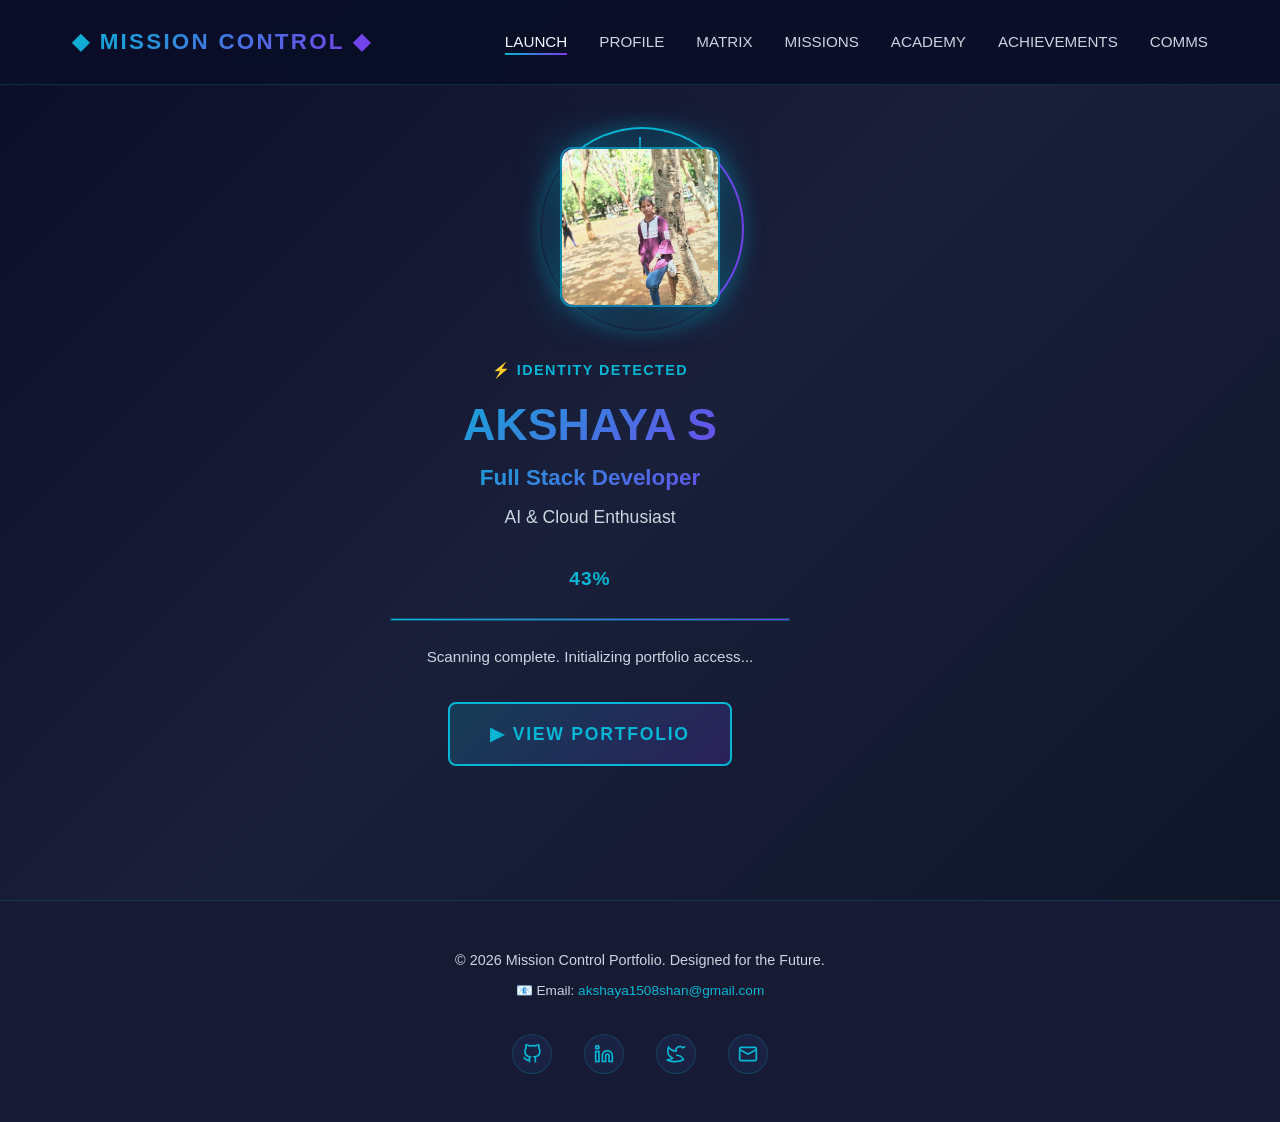
<file: index.html>
<!DOCTYPE html>
<html lang="en">
<head>
    <meta charset="UTF-8">
    <meta name="viewport" content="width=device-width, initial-scale=1.0">
    <title>AI Profile Scanner - AKSHAYA S</title>
    <link rel="stylesheet" href="styles.css">
    <style>
        /* AI Scanner Specific Styles */
        .ai-scanner-container {
            min-height: 100vh;
            display: flex;
            align-items: center;
            justify-content: center;
            background: linear-gradient(135deg, #0a0e27 0%, #1a1f3a 50%, #0f1629 100%);
            overflow: hidden;
            position: relative;
        }

        .scanner-content {
            position: relative;
            z-index: 2;
            text-align: center;
            max-width: 500px;
            width: 90%;
        }

        /* Animated Scanning Ring */
        .scanner-ring {
            position: relative;
            width: 220px;
            height: 220px;
            margin: 0 auto 2rem;
            display: flex;
            align-items: center;
            justify-content: center;
        }

        .scanner-ring::before {
            content: '';
            position: absolute;
            top: 0;
            left: 0;
            width: 100%;
            height: 100%;
            border: 2px solid transparent;
            border-top: 2px solid var(--accent-cyan);
            border-right: 2px solid var(--accent-purple);
            border-radius: 50%;
            animation: scannerSpin 2s linear infinite;
            box-shadow: inset 0 0 20px rgba(6, 182, 212, 0.2), 0 0 20px rgba(6, 182, 212, 0.3);
        }

        .scanner-ring::after {
            content: '';
            position: absolute;
            top: 10px;
            left: 50%;
            width: 2px;
            height: 30px;
            background: linear-gradient(to bottom, var(--accent-cyan), transparent);
            transform: translateX(-50%);
            animation: scannerBeam 2s linear infinite;
        }

        @keyframes scannerSpin {
            from { transform: rotate(0deg); }
            to { transform: rotate(360deg); }
        }

        @keyframes scannerBeam {
            from {
                top: 10px;
                opacity: 1;
            }
            to {
                top: 90%;
                opacity: 0;
            }
        }

        .profile-image-container {
            position: absolute;
            top: 50%;
            left: 50%;
            transform: translate(-50%, -50%);
            width: 180px;
            height: 180px;
            border-radius: 12px;
            background: linear-gradient(135deg, rgba(124, 58, 237, 0.3), rgba(6, 182, 212, 0.3));
            border: 2px solid rgba(6, 182, 212, 0.6);
            display: flex;
            align-items: center;
            justify-content: center;
            font-size: 5rem;
            color: var(--accent-cyan);
            box-shadow: 0 0 40px rgba(6, 182, 212, 0.4);
            z-index: 3;
            overflow: hidden;
        }

        .profile-image-container::before {
            content: '';
            position: absolute;
            inset: 0;
            background: linear-gradient(135deg, transparent, rgba(6, 182, 212, 0.1));
            animation: shimmer 2s infinite;
        }

        @keyframes shimmer {
            0%, 100% { transform: translateX(-100%); }
            50% { transform: translateX(100%); }
        }

        .scanner-info {
            margin-top: 2rem;
        }

        .status-text {
            font-size: 0.9rem;
            color: var(--accent-cyan);
            font-weight: 600;
            letter-spacing: 0.1em;
            margin-bottom: 1rem;
            animation: fadeInDown 0.6s ease-out;
        }

        .identity-name {
            font-size: 2.5rem;
            font-weight: 700;
            color: var(--text-light);
            margin-bottom: 0.5rem;
            animation: fadeInDown 0.6s ease-out 0.2s backwards;
        }

        .identity-role {
            font-size: 1.3rem;
            background: linear-gradient(135deg, var(--accent-cyan), var(--accent-purple));
            -webkit-background-clip: text;
            -webkit-text-fill-color: transparent;
            background-clip: text;
            margin-bottom: 0.5rem;
            font-weight: 600;
            animation: fadeInDown 0.6s ease-out 0.3s backwards;
        }

        .identity-tagline {
            font-size: 1.1rem;
            color: var(--text-muted);
            margin-bottom: 2rem;
            animation: fadeInDown 0.6s ease-out 0.4s backwards;
        }

        .loading-percentage {
            font-size: 1.2rem;
            color: var(--accent-cyan);
            font-weight: 700;
            letter-spacing: 0.05em;
            margin-bottom: 1.5rem;
        }

        .progress-bar {
            width: 100%;
            height: 3px;
            background: rgba(6, 182, 212, 0.2);
            border-radius: 2px;
            overflow: hidden;
            margin-bottom: 1.5rem;
        }

        .progress-fill {
            height: 100%;
            background: linear-gradient(90deg, var(--accent-cyan), var(--accent-purple));
            width: 0%;
            animation: progressFill 3s ease-out forwards;
            box-shadow: 0 0 20px rgba(6, 182, 212, 0.6);
        }

        @keyframes progressFill {
            from { width: 0%; }
            to { width: 100%; }
        }

        .scan-complete-message {
            color: var(--text-muted);
            font-size: 0.95rem;
            margin-bottom: 2rem;
            opacity: 0;
            animation: fadeInUp 0.6s ease-out 3s forwards;
        }

        .portfolio-button {
            display: inline-block;
            padding: 1rem 2.5rem;
            background: linear-gradient(135deg, rgba(6, 182, 212, 0.2), rgba(124, 58, 237, 0.2));
            border: 2px solid var(--accent-cyan);
            color: var(--accent-cyan);
            text-decoration: none;
            border-radius: 0.5rem;
            font-weight: 600;
            letter-spacing: 0.1em;
            font-size: 1.1rem;
            cursor: pointer;
            transition: all 0.3s ease;
            opacity: 0;
            animation: fadeInUp 0.6s ease-out 3.2s forwards;
            position: relative;
            overflow: hidden;
        }

        .portfolio-button::before {
            content: '';
            position: absolute;
            top: 0;
            left: -100%;
            width: 100%;
            height: 100%;
            background: linear-gradient(90deg, transparent, rgba(6, 182, 212, 0.2), transparent);
            transition: left 0.5s ease;
        }

        .portfolio-button:hover {
            background: linear-gradient(135deg, rgba(6, 182, 212, 0.3), rgba(124, 58, 237, 0.3));
            box-shadow: 0 0 30px rgba(6, 182, 212, 0.5);
            transform: translateY(-2px);
        }

        .portfolio-button:active {
            transform: translateY(0);
        }

        /* Animation on button hover */
        .portfolio-button:hover::before {
            left: 100%;
        }

        @keyframes fadeInDown {
            from {
                opacity: 0;
                transform: translateY(-20px);
            }
            to {
                opacity: 1;
                transform: translateY(0);
            }
        }

        @keyframes fadeInUp {
            from {
                opacity: 0;
                transform: translateY(20px);
            }
            to {
                opacity: 1;
                transform: translateY(0);
            }
        }

        /* Responsive Design */
        @media (max-width: 1440px) {
            .scanner-ring {
                width: 200px;
                height: 200px;
            }

            .profile-image-container {
                width: 160px;
                height: 160px;
                font-size: 4rem;
            }

            .identity-name {
                font-size: 2.8rem;
            }

            .identity-role {
                font-size: 1.4rem;
            }

            .scanner-info {
                max-width: 400px;
            }
        }

        @media (max-width: 1024px) {
            .scanner-ring {
                width: 180px;
                height: 180px;
            }

            .profile-image-container {
                width: 140px;
                height: 140px;
                font-size: 3.5rem;
            }

            .identity-name {
                font-size: 2.5rem;
            }

            .identity-role {
                font-size: 1.2rem;
            }
        }

        @media (max-width: 768px) {
            .ai-scanner-container {
                min-height: auto;
                padding: 120px 1.5rem 4rem;
            }

            .scanner-content {
                max-width: 100%;
                width: 100%;
            }

            .scanner-ring {
                width: 160px;
                height: 160px;
                margin-bottom: 1.5rem;
            }

            .profile-image-container {
                width: 120px;
                height: 120px;
                font-size: 3rem;
            }

            .identity-name {
                font-size: 1.8rem;
            }

            .identity-role {
                font-size: 1rem;
            }

            .scanner-info {
                max-width: 100%;
            }

            .portfolio-button {
                padding: 0.9rem 2rem;
                font-size: 1rem;
                width: 100%;
                max-width: 300px;
                margin: 0 auto;
                display: block;
            }
        }

        @media (max-width: 425px) {
            .ai-scanner-container {
                min-height: auto;
                padding: 80px 1rem 3rem;
                justify-content: flex-start;
            }

            .scanner-content {
                width: 100%;
                text-align: center;
            }

            .scanner-ring {
                width: 130px;
                height: 130px;
                margin: 0 auto 1.2rem;
            }

            .profile-image-container {
                width: 100px;
                height: 100px;
                font-size: 2.5rem;
            }

            .identity-name {
                font-size: 1.5rem;
                margin-bottom: 0.3rem;
            }

            .identity-role {
                font-size: 0.95rem;
                margin-bottom: 0.3rem;
            }

            .identity-tagline {
                font-size: 0.9rem;
                margin-bottom: 1rem;
            }

            .loading-percentage {
                font-size: 1rem;
                margin-bottom: 1rem;
            }

            .progress-bar {
                margin-bottom: 1rem;
            }

            .scan-complete-message {
                font-size: 0.85rem;
                margin-bottom: 1rem;
            }

            .portfolio-button {
                padding: 0.8rem 1.5rem;
                font-size: 0.9rem;
                width: 100%;
                max-width: none;
            }

            .status-text {
                font-size: 0.8rem;
                margin-bottom: 0.5rem;
            }
        }
    </style>
</head>
<body>
    <!-- Loading Screen -->
    <div class="loading-screen">
        <div class="loading-spinner"></div>
        <p class="loading-text">INITIALIZING AI SCANNER...</p>
    </div>

    <!-- Particles Container -->
    <div class="particles-container"></div>

    <!-- Navigation -->
    <nav>
        <div class="nav-container">
            <div class="logo">◆ MISSION CONTROL ◆</div>
            <div class="hamburger">
                <span></span>
                <span></span>
                <span></span>
            </div>
            <ul class="nav-links">
                <li><a href="index.html" class="active">LAUNCH</a></li>
                <li><a href="about.html">PROFILE</a></li>
                <li><a href="skills.html">MATRIX</a></li>
                <li><a href="projects.html">MISSIONS</a></li>
                <li><a href="education.html">ACADEMY</a></li>
                <li><a href="certifications.html">ACHIEVEMENTS</a></li>
                <li><a href="contact.html">COMMS</a></li>
            </ul>
        </div>
    </nav>

    <!-- AI Profile Scanner Section -->
    <section class="ai-scanner-container">
        <div class="scanner-content">
            <!-- Animated Scanner Ring -->
            <div class="scanner-ring">
                <div class="profile-image-container">
                    <img src="profile.jpg" alt="AKSHAYA S" style="width: 100%; height: 100%; object-fit: cover; border-radius: 12px;">
                </div>
            </div>

            <!-- Scanner Information -->
            <div class="scanner-info">
                <div class="status-text">⚡ IDENTITY DETECTED</div>
                <h1 class="identity-name">AKSHAYA S</h1>
                <p class="identity-role">Full Stack Developer</p>
                <p class="identity-tagline">AI & Cloud Enthusiast</p>

                <!-- Loading Percentage -->
                <div class="loading-percentage" id="percentage">0%</div>

                <!-- Progress Bar -->
                <div class="progress-bar">
                    <div class="progress-fill"></div>
                </div>

                <!-- Completion Message -->
                <p class="scan-complete-message">Scanning complete. Initializing portfolio access...</p>

                <!-- View Portfolio Button -->
                <a href="about.html" class="portfolio-button">
                    ▶ VIEW PORTFOLIO
                </a>
            </div>
        </div>
    </section>

    <!-- Footer -->
    <footer>
        <div class="container">
            <p style="font-size: 0.9rem; color: var(--text-muted); margin-bottom: 0.5rem;">
                © 2026 Mission Control Portfolio. Designed for the Future.
            </p>
            <p style="font-size: 0.85rem; color: var(--text-muted); margin-bottom: 0.8rem;">
                📧 Email: <a href="mailto:akshaya1508shan@gmail.com" style="color: var(--accent-cyan); text-decoration: none;">akshaya1508shan@gmail.com</a>
            </p>
            <div class="social-links">
                <a href="https://github.com/akshaya1290" target="_blank" title="GitHub">
                    <svg width="20" height="20" viewBox="0 0 24 24" fill="none" stroke="currentColor" stroke-width="2">
                        <path d="M9 19c-5 1.5-5-2.5-7-3m14 6v-3.87a3.37 3.37 0 0 0-.94-2.61c3.14-.35 6.44-1.54 6.44-7A5.44 5.44 0 0 0 20 4.77 5.07 5.07 0 0 0 19.91 1S18.73.65 16 2.48a13.38 13.38 0 0 0-7 0C6.27.65 5.09 1 5.09 1A5.07 5.07 0 0 0 5 4.77a5.44 5.44 0 0 0-1.5 3.78c0 5.42 3.3 6.61 6.44 7A3.37 3.37 0 0 0 9 18.13V22"></path>
                    </svg>
                </a>
                <a href="https://linkedin.com/in/akshaya-s-4925342a3" target="_blank" title="LinkedIn">
                    <svg width="20" height="20" viewBox="0 0 24 24" fill="none" stroke="currentColor" stroke-width="2">
                        <path d="M16 8a6 6 0 0 1 6 6v7h-4v-7a2 2 0 0 0-2-2 2 2 0 0 0-2 2v7h-4v-7a6 6 0 0 1 6-6z"></path>
                        <rect x="2" y="9" width="4" height="12"></rect>
                        <circle cx="4" cy="4" r="2"></circle>
                    </svg>
                </a>
                <a href="#" title="Twitter">
                    <svg width="20" height="20" viewBox="0 0 24 24" fill="none" stroke="currentColor" stroke-width="2">
                        <path d="M23 3a10.9 10.9 0 0 1-3.14 1.53 4.48 4.48 0 0 0-7.86 3v1A10.66 10.66 0 0 1 3 4s-4 9 5 13a11.64 11.64 0 0 1-7 2s9 5 20 0a9.5 9.5 0 0 0-9-5.5"></path>
                    </svg>
                </a>
                <a href="mailto:akshaya1508shan@gmail.com" title="Email">
                    <svg width="20" height="20" viewBox="0 0 24 24" fill="none" stroke="currentColor" stroke-width="2">
                        <rect x="2" y="4" width="20" height="16" rx="2"></rect>
                        <path d="m22 7-10 5L2 7"></path>
                    </svg>
                </a>
            </div>
        </div>
    </footer>

    <script src="script.js"></script>
    <script>
        // AI Profile Scanner Animation
        document.addEventListener('DOMContentLoaded', () => {
            const percentageElement = document.getElementById('percentage');
            let currentPercentage = 0;
            const targetPercentage = 100;
            const duration = 3000; // 3 seconds
            const startTime = Date.now();

            function updatePercentage() {
                const elapsed = Date.now() - startTime;
                const progress = Math.min(elapsed / duration, 1);
                currentPercentage = Math.floor(progress * targetPercentage);
                percentageElement.textContent = currentPercentage + '%';

                if (progress < 1) {
                    requestAnimationFrame(updatePercentage);
                }
            }

            updatePercentage();
        });
    </script>
</body>
</html>

    </script>
</body>
</html>
</file>
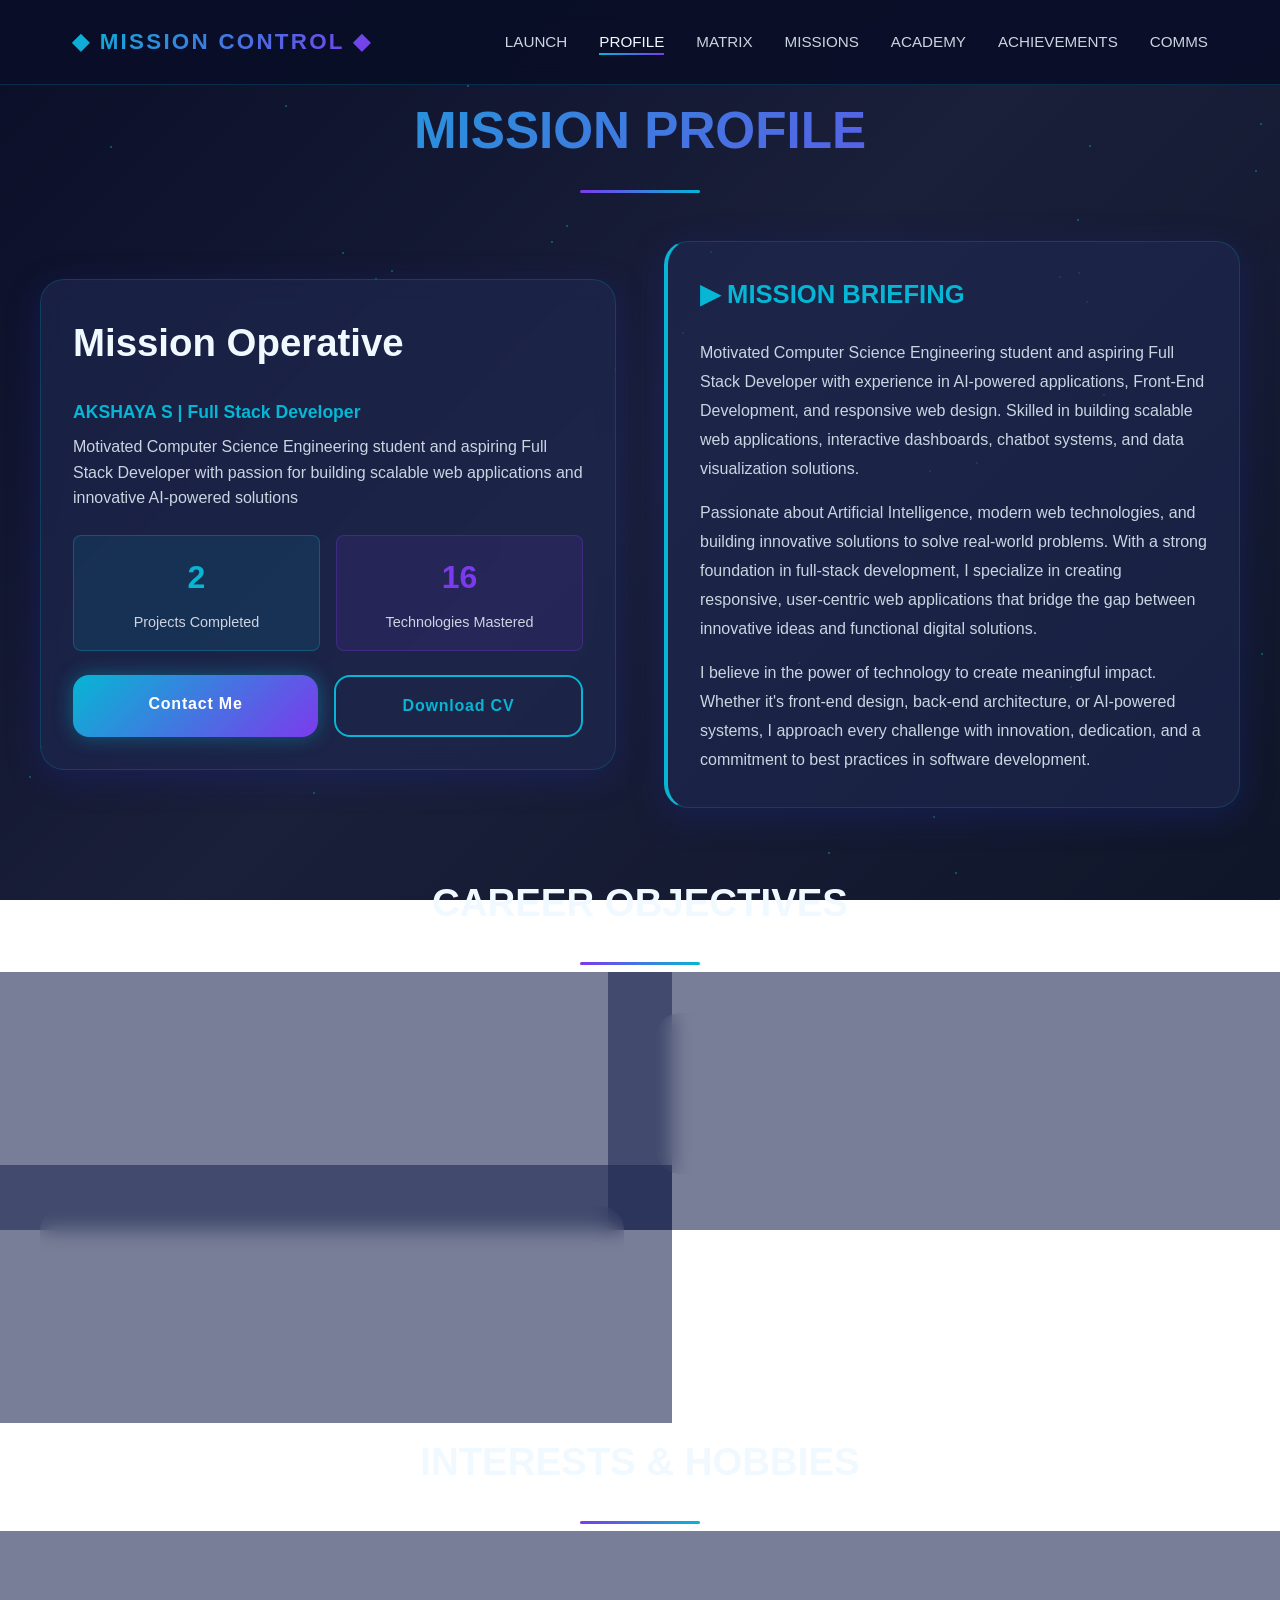
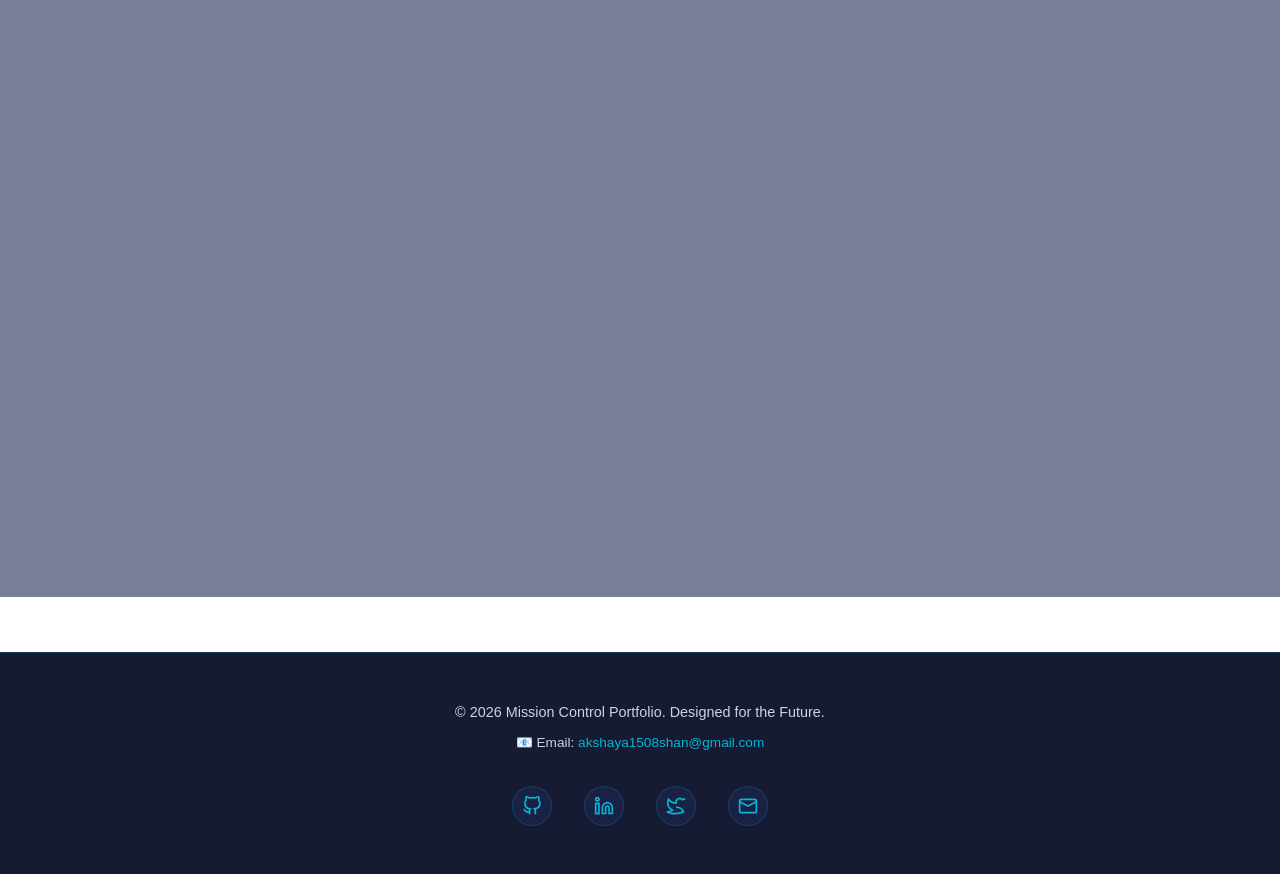
<file: about.html>
<!DOCTYPE html>
<html lang="en">
<head>
    <meta charset="UTF-8">
    <meta name="viewport" content="width=device-width, initial-scale=1.0">
    <title>Mission Profile - Mission Control Portfolio</title>
    <link rel="stylesheet" href="styles.css">
    <style>
        /* Responsive adjustments for About page */
        @media (max-width: 425px) {
            section {
                padding-top: 80px !important;
            }

            .grid {
                gap: 1rem;
            }

            h2 {
                font-size: 1.4rem;
            }

            h4 {
                font-size: 1rem;
                margin-bottom: 0.8rem;
            }
        }

        @media (min-width: 426px) and (max-width: 768px) {
            section {
                padding-top: 90px !important;
            }

            h2 {
                font-size: 1.8rem;
            }

            h4 {
                font-size: 1.1rem;
            }
        }

        @media (min-width: 769px) {
            .grid {
                grid-template-columns: repeat(2, 1fr);
            }
        }
    </style>
</head>
<body>
    <!-- Loading Screen -->
    <div class="loading-screen">
        <div class="loading-spinner"></div>
        <p class="loading-text">ACCESSING PROFILE...</p>
    </div>

    <!-- Particles Container -->
    <div class="particles-container"></div>

    <!-- Navigation -->
    <nav>
        <div class="nav-container">
            <div class="logo">◆ MISSION CONTROL ◆</div>
            <div class="hamburger">
                <span></span>
                <span></span>
                <span></span>
            </div>
            <ul class="nav-links">
                <li><a href="index.html">LAUNCH</a></li>
                <li><a href="about.html" class="active">PROFILE</a></li>
                <li><a href="skills.html">MATRIX</a></li>
                <li><a href="projects.html">MISSIONS</a></li>
                <li><a href="education.html">ACADEMY</a></li>
                <li><a href="certifications.html">ACHIEVEMENTS</a></li>
                <li><a href="contact.html">COMMS</a></li>
            </ul>
        </div>
    </nav>

    <!-- Mission Briefing Section -->
    <section style="padding-top: 100px;">
        <div class="container">
            <h1 class="section-title slide-in-left">MISSION PROFILE</h1>

            <div class="grid grid-2" style="align-items: center; gap: 3rem;">
                <!-- Profile Info Card -->
                <div class="glass-card scroll-reveal" style="
                    display: flex;
                    flex-direction: column;
                    gap: 1.5rem;
                ">
                    <div>
                        <h2>Mission Operative</h2>
                        <p style="color: var(--accent-cyan); font-size: 1.1rem; font-weight: 600; margin-bottom: 0.5rem;">
                            AKSHAYA S | Full Stack Developer
                        </p>
                        <p style="color: var(--text-muted);">Motivated Computer Science Engineering student and aspiring Full Stack Developer with passion for building scalable web applications and innovative AI-powered solutions</p>
                    </div>

                    <!-- Mission Stats -->
                    <div style="
                        display: grid;
                        grid-template-columns: 1fr 1fr;
                        gap: 1rem;
                    ">
                        <div style="
                            background: rgba(6, 182, 212, 0.1);
                            border: 1px solid rgba(6, 182, 212, 0.3);
                            padding: 1rem;
                            border-radius: 0.5rem;
                            text-align: center;
                        ">
                            <div style="
                                font-size: 2rem;
                                color: var(--accent-cyan);
                                font-weight: 700;
                                margin-bottom: 0.5rem;
                            ">2</div>
                            <p style="color: var(--text-muted); font-size: 0.9rem;">Projects Completed</p>
                        </div>
                        <div style="
                            background: rgba(124, 58, 237, 0.1);
                            border: 1px solid rgba(124, 58, 237, 0.3);
                            padding: 1rem;
                            border-radius: 0.5rem;
                            text-align: center;
                        ">
                            <div style="
                                font-size: 2rem;
                                color: var(--accent-purple);
                                font-weight: 700;
                                margin-bottom: 0.5rem;
                            ">16</div>
                            <p style="color: var(--text-muted); font-size: 0.9rem;">Technologies Mastered</p>
                        </div>
                    </div>

                    <!-- Quick Links -->
                    <div style="
                        display: flex;
                        gap: 1rem;
                        flex-wrap: wrap;
                    ">
                        <a href="contact.html" class="btn btn-primary" style="flex: 1; text-align: center;">
                            Contact Me
                        </a>
                        <a href="resume.pdf" download class="btn btn-secondary" style="flex: 1; text-align: center;">
                            Download CV
                        </a>
                    </div>
                </div>

                <!-- Mission Description -->
                <div class="scroll-reveal">
                    <div class="glass-card" style="
                        border-left: 4px solid var(--accent-cyan);
                        padding: 2rem;
                    ">
                        <h3 style="margin-bottom: 1.5rem; color: var(--accent-cyan);">▶ MISSION BRIEFING</h3>
                        <div style="
                            color: var(--text-muted);
                            line-height: 1.8;
                            display: flex;
                            flex-direction: column;
                            gap: 1rem;
                        ">
                            <p>
                                Motivated Computer Science Engineering student and aspiring Full Stack Developer with experience in AI-powered applications, Front-End Development, and responsive web design. Skilled in building scalable web applications, interactive dashboards, chatbot systems, and data visualization solutions.
                            </p>
                            <p>
                                Passionate about Artificial Intelligence, modern web technologies, and building innovative solutions to solve real-world problems. With a strong foundation in full-stack development, I specialize in creating responsive, user-centric web applications that bridge the gap between innovative ideas and functional digital solutions.
                            </p>
                            <p>
                                I believe in the power of technology to create meaningful impact. Whether it's front-end design, back-end architecture, or AI-powered systems, I approach every challenge with innovation, dedication, and a commitment to best practices in software development.
                            </p>
                        </div>
                    </div>
                </div>
            </div>

            <!-- Career Objectives -->
            <div style="margin-top: 4rem;">
                <h2 class="section-title">CAREER OBJECTIVES</h2>
                
                <div class="grid grid-3" style="margin-top: 2rem;">
                    <div class="glass-card scroll-reveal" style="
                        border-top: 3px solid var(--accent-cyan);
                    ">
                        <h4 style="color: var(--accent-cyan); margin-bottom: 1rem;">▶ Short Term</h4>
                        <p style="color: var(--text-muted);">Secure an internship at a leading tech company to gain hands-on experience in real-world projects and expand my technical skill set.</p>
                    </div>

                    <div class="glass-card scroll-reveal" style="
                        border-top: 3px solid var(--accent-purple);
                    ">
                        <h4 style="color: var(--accent-purple); margin-bottom: 1rem;">▶ Medium Term</h4>
                        <p style="color: var(--text-muted);">Develop expertise in modern technologies like React, UI frameworks, and cloud platforms, while contributing to impactful open-source projects.</p>
                    </div>

                    <div class="glass-card scroll-reveal" style="
                        border-top: 3px solid var(--accent-pink);
                    ">
                        <h4 style="color: var(--accent-pink); margin-bottom: 1rem;">▶ Long Term</h4>
                        <p style="color: var(--text-muted);">Lead innovative tech initiatives, mentor junior developers, and create solutions that positively impact society through technology.</p>
                    </div>
                </div>
            </div>

            <!-- Interests & Hobbies -->
            <div style="margin-top: 4rem; margin-bottom: 4rem;">
                <h2 class="section-title">INTERESTS & HOBBIES</h2>
                
                <div class="glass-card scroll-reveal" style="
                    display: grid;
                    grid-template-columns: repeat(auto-fit, minmax(200px, 1fr));
                    gap: 1.5rem;
                    padding: 2rem;
                ">
                    <div style="
                        display: flex;
                        flex-direction: column;
                        align-items: center;
                        gap: 1rem;
                        text-align: center;
                    ">
                        <span style="font-size: 2.5rem;">🤖</span>
                        <h4>Artificial Intelligence</h4>
                        <p style="color: var(--text-muted); font-size: 0.9rem;">Passionate about AI applications, machine learning, and building intelligent systems to solve real-world problems.</p>
                    </div>

                    <div style="
                        display: flex;
                        flex-direction: column;
                        align-items: center;
                        gap: 1rem;
                        text-align: center;
                    ">
                        <span style="font-size: 2.5rem;">🔗</span>
                        <h4>Full Stack Development</h4>
                        <p style="color: var(--text-muted); font-size: 0.9rem;">Building scalable, responsive web applications with modern technologies and frameworks.</p>
                    </div>

                    <div style="
                        display: flex;
                        flex-direction: column;
                        align-items: center;
                        gap: 1rem;
                        text-align: center;
                    ">
                        <span style="font-size: 2.5rem;">☁️</span>
                        <h4>Cloud Computing</h4>
                        <p style="color: var(--text-muted); font-size: 0.9rem;">Exploring cloud architectures, deployment models, and cloud-based application development.</p>
                    </div>

                    <div style="
                        display: flex;
                        flex-direction: column;
                        align-items: center;
                        gap: 1rem;
                        text-align: center;
                    ">
                        <span style="font-size: 2.5rem;">🌐</span>
                        <h4>Web Development</h4>
                        <p style="color: var(--text-muted); font-size: 0.9rem;">Creating beautiful, functional, and user-centric web experiences with cutting-edge technologies.</p>
                    </div>

                    <div style="
                        display: flex;
                        flex-direction: column;
                        align-items: center;
                        gap: 1rem;
                        text-align: center;
                    ">
                        <span style="font-size: 2.5rem;">🎨</span>
                        <h4>UI/UX Design</h4>
                        <p style="color: var(--text-muted); font-size: 0.9rem;">Designing intuitive interfaces and delightful user experiences that solve problems elegantly.</p>
                    </div>

                    <div style="
                        display: flex;
                        flex-direction: column;
                        align-items: center;
                        gap: 1rem;
                        text-align: center;
                    ">
                        <span style="font-size: 2.5rem;">💡</span>
                        <h4>Innovation & Problem Solving</h4>
                        <p style="color: var(--text-muted); font-size: 0.9rem;">Leveraging technology to create innovative solutions that make a positive impact.</p>
                    </div>
                </div>
            </div>
        </div>
    </section>

    <!-- Footer -->
    <footer>
        <div class="container">
            <p style="font-size: 0.9rem; color: var(--text-muted); margin-bottom: 0.5rem;">
                © 2026 Mission Control Portfolio. Designed for the Future.
            </p>
            <p style="font-size: 0.85rem; color: var(--text-muted); margin-bottom: 0.8rem;">
                📧 Email: <a href="mailto:akshaya1508shan@gmail.com" style="color: var(--accent-cyan); text-decoration: none;">akshaya1508shan@gmail.com</a>
            </p>
            <div class="social-links">
                <a href="https://github.com/akshaya1290" target="_blank" title="GitHub">
                    <svg width="20" height="20" viewBox="0 0 24 24" fill="none" stroke="currentColor" stroke-width="2">
                        <path d="M9 19c-5 1.5-5-2.5-7-3m14 6v-3.87a3.37 3.37 0 0 0-.94-2.61c3.14-.35 6.44-1.54 6.44-7A5.44 5.44 0 0 0 20 4.77 5.07 5.07 0 0 0 19.91 1S18.73.65 16 2.48a13.38 13.38 0 0 0-7 0C6.27.65 5.09 1 5.09 1A5.07 5.07 0 0 0 5 4.77a5.44 5.44 0 0 0-1.5 3.78c0 5.42 3.3 6.61 6.44 7A3.37 3.37 0 0 0 9 18.13V22"></path>
                    </svg>
                </a>
                <a href="https://linkedin.com/in/akshaya-s-4925342a3" target="_blank" title="LinkedIn">
                    <svg width="20" height="20" viewBox="0 0 24 24" fill="none" stroke="currentColor" stroke-width="2">
                        <path d="M16 8a6 6 0 0 1 6 6v7h-4v-7a2 2 0 0 0-2-2 2 2 0 0 0-2 2v7h-4v-7a6 6 0 0 1 6-6z"></path>
                        <rect x="2" y="9" width="4" height="12"></rect>
                        <circle cx="4" cy="4" r="2"></circle>
                    </svg>
                </a>
                <a href="#" title="Twitter">
                    <svg width="20" height="20" viewBox="0 0 24 24" fill="none" stroke="currentColor" stroke-width="2">
                        <path d="M23 3a10.9 10.9 0 0 1-3.14 1.53 4.48 4.48 0 0 0-7.86 3v1A10.66 10.66 0 0 1 3 4s-4 9 5 13a11.64 11.64 0 0 1-7 2s9 5 20 0a9.5 9.5 0 0 0-9-5.5"></path>
                    </svg>
                </a>
                <a href="mailto:akshaya1508shan@gmail.com" title="Email">
                    <svg width="20" height="20" viewBox="0 0 24 24" fill="none" stroke="currentColor" stroke-width="2">
                        <rect x="2" y="4" width="20" height="16" rx="2"></rect>
                        <path d="m22 7-10 5L2 7"></path>
                    </svg>
                </a>
            </div>
        </div>
    </footer>

    <script src="script.js"></script>
</body>
</html>
</file>
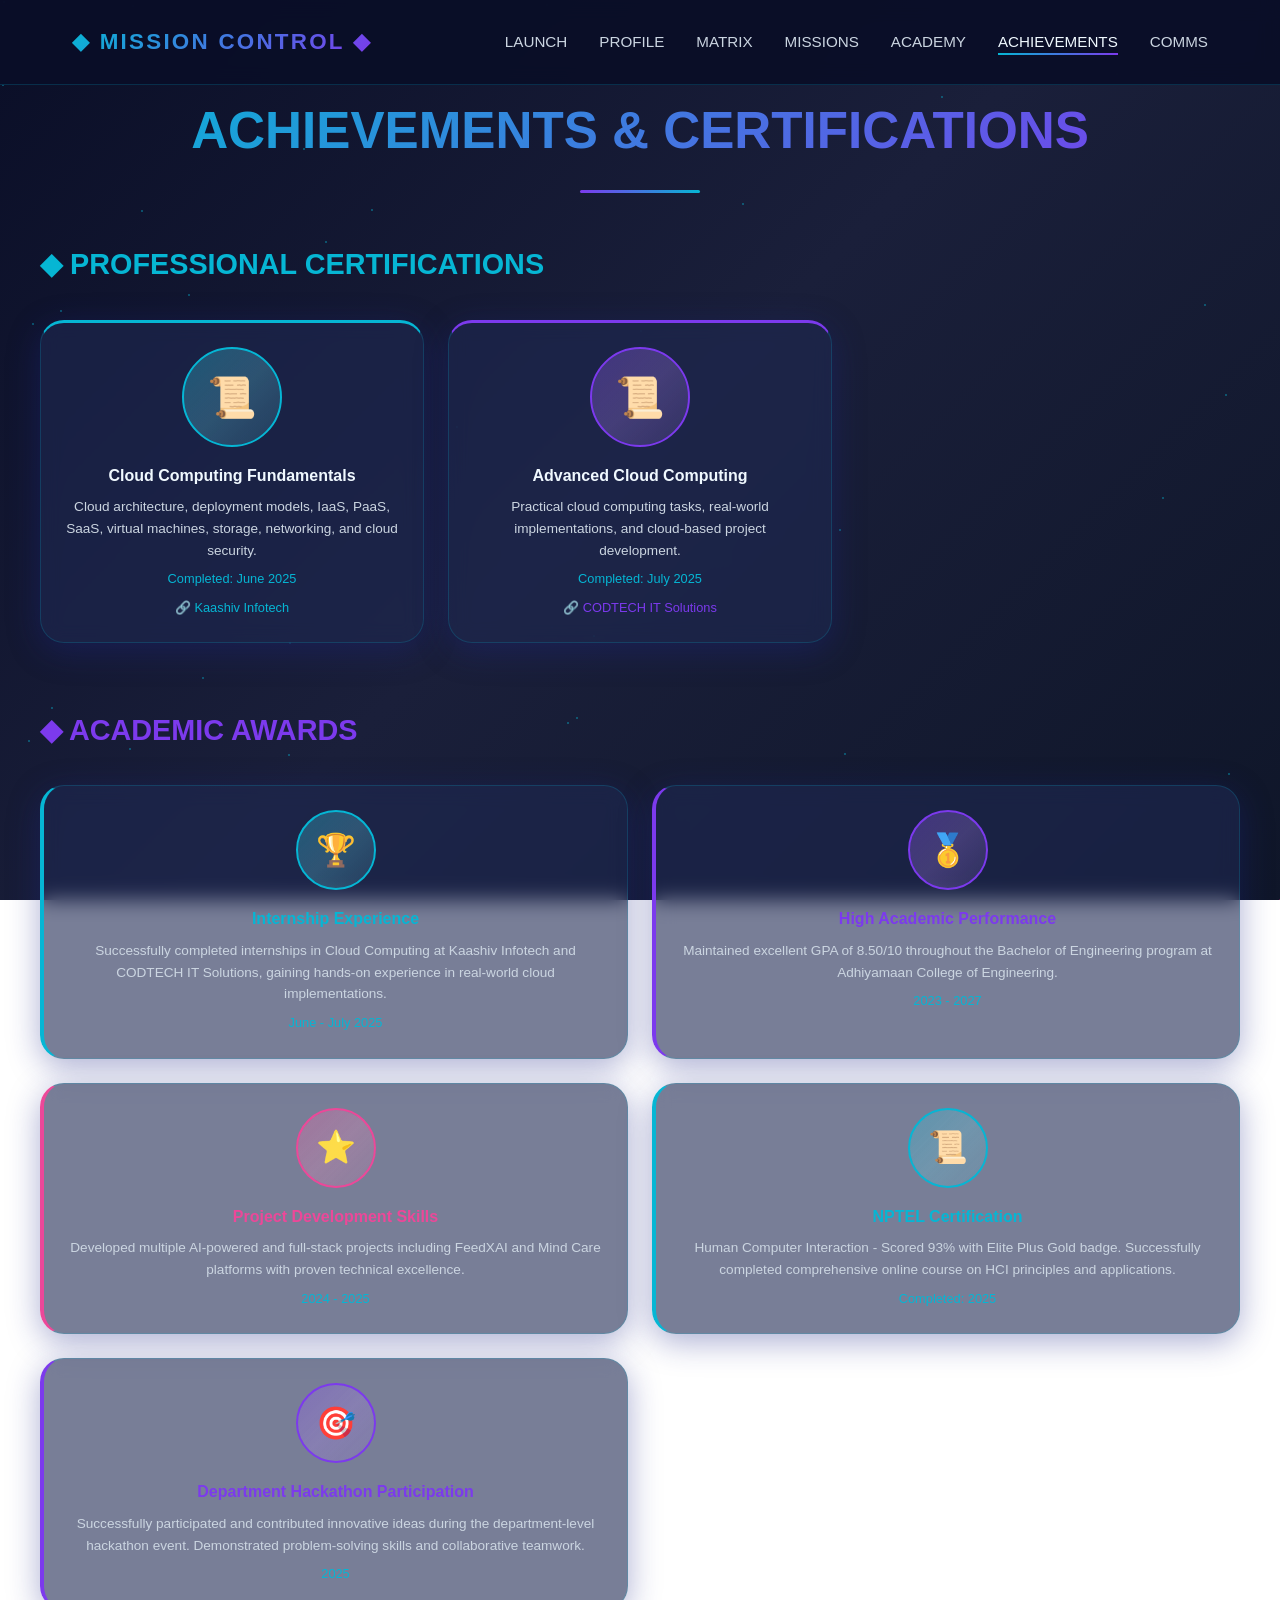
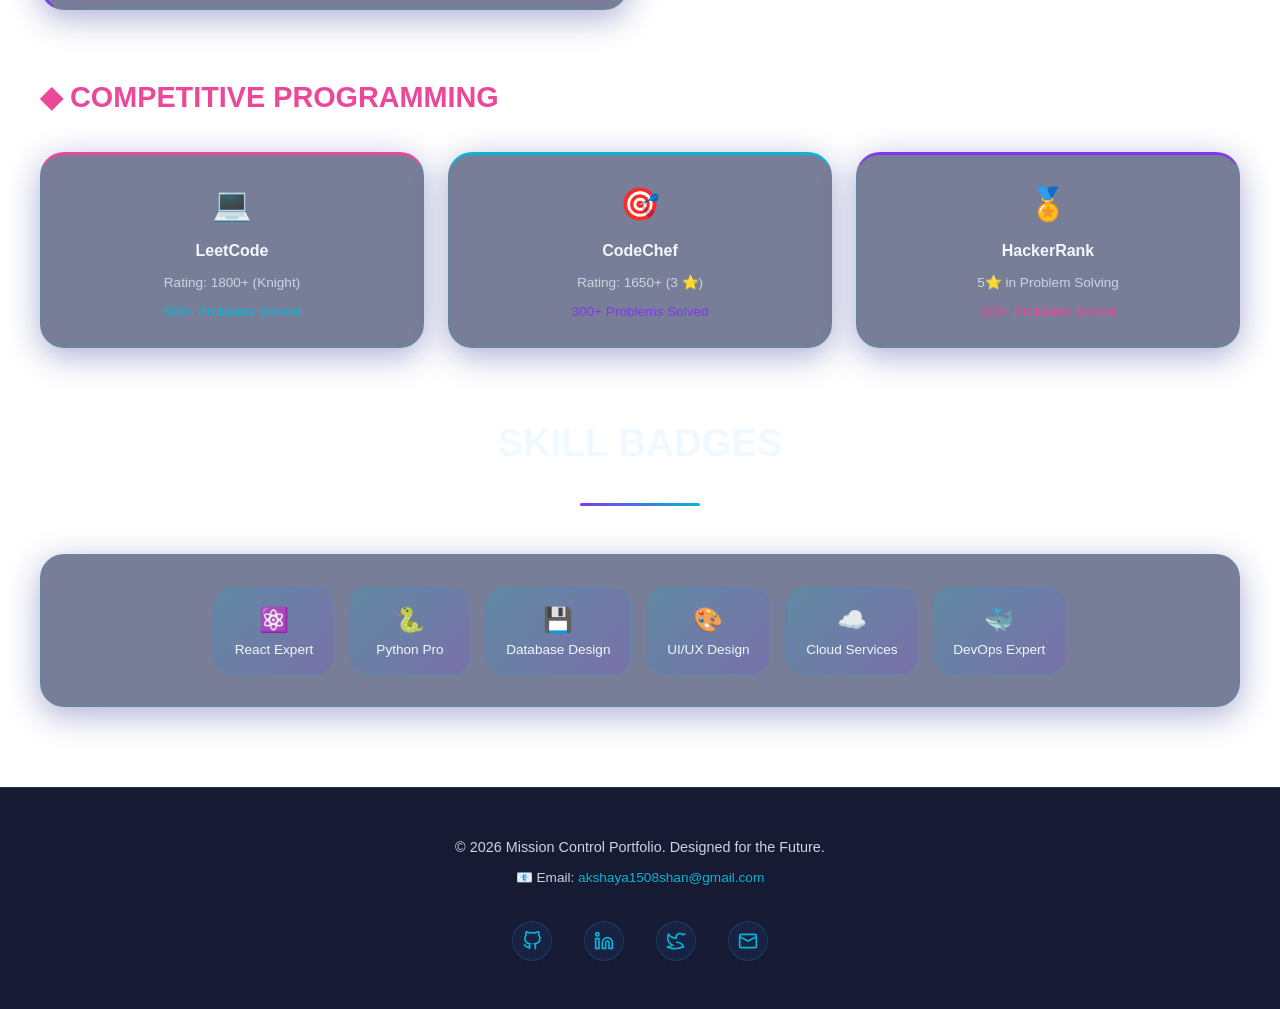
<file: certifications.html>
<!DOCTYPE html>
<html lang="en">
<head>
    <meta charset="UTF-8">
    <meta name="viewport" content="width=device-width, initial-scale=1.0">
    <title>Achievements & Certifications - Mission Control Portfolio</title>
    <link rel="stylesheet" href="styles.css">
    <style>
        .badge-item {
            display: flex;
            flex-direction: column;
            align-items: center;
            text-align: center;
            padding: 1.5rem;
        }

        .badge-icon {
            width: 100px;
            height: 100px;
            border-radius: 50%;
            display: flex;
            align-items: center;
            justify-content: center;
            font-size: 2.5rem;
            margin-bottom: 1rem;
            border: 2px solid;
            position: relative;
            overflow: hidden;
        }

        .badge-icon::before {
            content: '';
            position: absolute;
            top: -50%;
            left: -50%;
            width: 200%;
            height: 200%;
            background: linear-gradient(135deg, transparent, rgba(255, 255, 255, 0.1), transparent);
            animation: shine 3s infinite;
        }

        @keyframes shine {
            0% { transform: translateX(-100%) translateY(-100%) rotate(0deg); }
            100% { transform: translateX(100%) translateY(100%) rotate(360deg); }
        }

        .badge-item h4 {
            margin-bottom: 0.5rem;
            color: var(--text-light);
        }

        .badge-item p {
            color: var(--text-muted);
            font-size: 0.85rem;
        }

        .badge-date {
            color: var(--accent-cyan);
            font-size: 0.8rem;
            margin-top: 0.5rem;
        }

        /* Responsive Design for Certifications Page */
        @media (max-width: 425px) {
            section {
                padding-top: 80px !important;
            }

            .badge-item {
                padding: 1.2rem;
            }

            .badge-icon {
                width: 80px;
                height: 80px;
                font-size: 2rem;
                margin-bottom: 0.8rem;
            }

            .badge-item h4 {
                font-size: 1rem;
                margin-bottom: 0.5rem;
            }

            .badge-item p {
                font-size: 0.8rem;
            }

            .grid-3 {
                grid-template-columns: 1fr;
            }

            .grid-2 {
                grid-template-columns: 1fr;
            }

            h2 {
                font-size: 1.4rem;
                margin-bottom: 1.5rem !important;
            }

            div[style*="margin-bottom: 4rem"] {
                margin-bottom: 2.5rem !important;
            }
        }

        @media (min-width: 426px) and (max-width: 768px) {
            section {
                padding-top: 90px !important;
            }

            .badge-item {
                padding: 1.5rem;
            }

            .badge-icon {
                width: 90px;
                height: 90px;
                font-size: 2.2rem;
                margin-bottom: 1rem;
            }

            .grid-3 {
                grid-template-columns: repeat(2, 1fr);
            }

            .grid-2 {
                grid-template-columns: 1fr;
            }

            h2 {
                font-size: 1.6rem;
            }
        }

        @media (min-width: 769px) and (max-width: 1024px) {
            .grid-3 {
                grid-template-columns: repeat(2, 1fr);
            }

            .grid-2 {
                grid-template-columns: repeat(2, 1fr);
            }
        }

        @media (min-width: 1025px) {
            .grid-3 {
                grid-template-columns: repeat(3, 1fr);
            }

            .grid-2 {
                grid-template-columns: repeat(2, 1fr);
            }
        }
    </style>
</head>
<body>
    <!-- Loading Screen -->
    <div class="loading-screen">
        <div class="loading-spinner"></div>
        <p class="loading-text">DECODING ACHIEVEMENTS...</p>
    </div>

    <!-- Particles Container -->
    <div class="particles-container"></div>

    <!-- Navigation -->
    <nav>
        <div class="nav-container">
            <div class="logo">◆ MISSION CONTROL ◆</div>
            <div class="hamburger">
                <span></span>
                <span></span>
                <span></span>
            </div>
            <ul class="nav-links">
                <li><a href="index.html">LAUNCH</a></li>
                <li><a href="about.html">PROFILE</a></li>
                <li><a href="skills.html">MATRIX</a></li>
                <li><a href="projects.html">MISSIONS</a></li>
                <li><a href="education.html">ACADEMY</a></li>
                <li><a href="certifications.html" class="active">ACHIEVEMENTS</a></li>
                <li><a href="contact.html">COMMS</a></li>
            </ul>
        </div>
    </nav>

    <!-- Achievements Section -->
    <section style="padding-top: 100px;">
        <div class="container">
            <h1 class="section-title slide-in-left">ACHIEVEMENTS & CERTIFICATIONS</h1>

            <!-- Professional Certifications -->
            <div style="margin-bottom: 4rem;">
                <h2 style="
                    margin-bottom: 2rem;
                    color: var(--accent-cyan);
                    font-size: 1.8rem;
                    display: flex;
                    align-items: center;
                    gap: 0.5rem;
                ">
                    ◆ PROFESSIONAL CERTIFICATIONS
                </h2>

                <div class="grid grid-3" style="gap: 1.5rem; margin-bottom: 3rem;">
                    <!-- Cert 1 -->
                    <div class="glass-card scroll-reveal badge-item" style="border-top: 3px solid var(--accent-cyan);">
                        <div class="badge-icon" style="
                            background: linear-gradient(135deg, rgba(6, 182, 212, 0.3), rgba(6, 182, 212, 0.1));
                            border-color: var(--accent-cyan);
                        ">
                            📜
                        </div>
                        <h4>Cloud Computing Fundamentals</h4>
                        <p>Cloud architecture, deployment models, IaaS, PaaS, SaaS, virtual machines, storage, networking, and cloud security.</p>
                        <div class="badge-date">Completed: June 2025</div>
                        <p style="font-size: 0.8rem; color: var(--accent-cyan); margin-top: 0.5rem;">🔗 Kaashiv Infotech</p>
                    </div>

                    <!-- Cert 2 -->
                    <div class="glass-card scroll-reveal badge-item" style="border-top: 3px solid var(--accent-purple);">
                        <div class="badge-icon" style="
                            background: linear-gradient(135deg, rgba(124, 58, 237, 0.3), rgba(124, 58, 237, 0.1));
                            border-color: var(--accent-purple);
                        ">
                            📜
                        </div>
                        <h4>Advanced Cloud Computing</h4>
                        <p>Practical cloud computing tasks, real-world implementations, and cloud-based project development.</p>
                        <div class="badge-date">Completed: July 2025</div>
                        <p style="font-size: 0.8rem; color: var(--accent-purple); margin-top: 0.5rem;">🔗 CODTECH IT Solutions</p>
                    </div>


                </div>
            </div>

            <!-- Academic Awards -->
            <div style="margin-bottom: 4rem;">
                <h2 style="
                    margin-bottom: 2rem;
                    color: var(--accent-purple);
                    font-size: 1.8rem;
                    display: flex;
                    align-items: center;
                    gap: 0.5rem;
                ">
                    ◆ ACADEMIC AWARDS
                </h2>

                <div class="grid grid-2" style="gap: 1.5rem; margin-bottom: 3rem;">
                    <!-- Award 1 -->
                    <div class="glass-card scroll-reveal badge-item" style="border-left: 4px solid var(--accent-cyan);">
                        <div class="badge-icon" style="
                            background: linear-gradient(135deg, rgba(6, 182, 212, 0.3), rgba(6, 182, 212, 0.1));
                            border-color: var(--accent-cyan);
                            width: 80px;
                            height: 80px;
                            font-size: 2rem;
                        ">
                            🏆
                        </div>
                        <h4 style="color: var(--accent-cyan);">Internship Experience</h4>
                        <p>Successfully completed internships in Cloud Computing at Kaashiv Infotech and CODTECH IT Solutions, gaining hands-on experience in real-world cloud implementations.</p>
                        <div class="badge-date">June - July 2025</div>
                    </div>

                    <!-- Award 2 -->
                    <div class="glass-card scroll-reveal badge-item" style="border-left: 4px solid var(--accent-purple);">
                        <div class="badge-icon" style="
                            background: linear-gradient(135deg, rgba(124, 58, 237, 0.3), rgba(124, 58, 237, 0.1));
                            border-color: var(--accent-purple);
                            width: 80px;
                            height: 80px;
                            font-size: 2rem;
                        ">
                            🥇
                        </div>
                        <h4 style="color: var(--accent-purple);">High Academic Performance</h4>
                        <p>Maintained excellent GPA of 8.50/10 throughout the Bachelor of Engineering program at Adhiyamaan College of Engineering.</p>
                        <div class="badge-date">2023 - 2027</div>
                    </div>

                    <!-- Award 3 -->
                    <div class="glass-card scroll-reveal badge-item" style="border-left: 4px solid var(--accent-pink);">
                        <div class="badge-icon" style="
                            background: linear-gradient(135deg, rgba(236, 72, 153, 0.3), rgba(236, 72, 153, 0.1));
                            border-color: var(--accent-pink);
                            width: 80px;
                            height: 80px;
                            font-size: 2rem;
                        ">
                            ⭐
                        </div>
                        <h4 style="color: var(--accent-pink);">Project Development Skills</h4>
                        <p>Developed multiple AI-powered and full-stack projects including FeedXAI and Mind Care platforms with proven technical excellence.</p>
                        <div class="badge-date">2024 - 2025</div>
                    </div>

                    <!-- Award 4 -->
                    <div class="glass-card scroll-reveal badge-item" style="border-left: 4px solid var(--accent-cyan);">
                        <div class="badge-icon" style="
                            background: linear-gradient(135deg, rgba(6, 182, 212, 0.3), rgba(6, 182, 212, 0.1));
                            border-color: var(--accent-cyan);
                            width: 80px;
                            height: 80px;
                            font-size: 2rem;
                        ">
                            📜
                        </div>
                        <h4 style="color: var(--accent-cyan);">NPTEL Certification</h4>
                        <p>Human Computer Interaction - Scored 93% with Elite Plus Gold badge. Successfully completed comprehensive online course on HCI principles and applications.</p>
                        <div class="badge-date">Completed: 2025</div>
                    </div>

                    <!-- Award 5 -->
                    <div class="glass-card scroll-reveal badge-item" style="border-left: 4px solid var(--accent-purple);">
                        <div class="badge-icon" style="
                            background: linear-gradient(135deg, rgba(124, 58, 237, 0.3), rgba(124, 58, 237, 0.1));
                            border-color: var(--accent-purple);
                            width: 80px;
                            height: 80px;
                            font-size: 2rem;
                        ">
                            🎯
                        </div>
                        <h4 style="color: var(--accent-purple);">Department Hackathon Participation</h4>
                        <p>Successfully participated and contributed innovative ideas during the department-level hackathon event. Demonstrated problem-solving skills and collaborative teamwork.</p>
                        <div class="badge-date">2025</div>
                    </div>
                </div>
            </div>

            <!-- Competitive Programming -->
            <div style="margin-bottom: 4rem;">
                <h2 style="
                    margin-bottom: 2rem;
                    color: var(--accent-pink);
                    font-size: 1.8rem;
                    display: flex;
                    align-items: center;
                    gap: 0.5rem;
                ">
                    ◆ COMPETITIVE PROGRAMMING
                </h2>

                <div class="grid grid-3" style="gap: 1.5rem;">
                    <div class="glass-card scroll-reveal badge-item" style="border-top: 3px solid var(--accent-pink);">
                        <div style="
                            font-size: 2rem;
                            margin-bottom: 0.5rem;
                        ">💻</div>
                        <h4>LeetCode</h4>
                        <p style="color: var(--text-muted); margin-bottom: 0.5rem;">Rating: 1800+ (Knight)</p>
                        <p style="color: var(--accent-cyan); font-size: 0.85rem;">500+ Problems Solved</p>
                    </div>

                    <div class="glass-card scroll-reveal badge-item" style="border-top: 3px solid var(--accent-cyan);">
                        <div style="
                            font-size: 2rem;
                            margin-bottom: 0.5rem;
                        ">🎯</div>
                        <h4>CodeChef</h4>
                        <p style="color: var(--text-muted); margin-bottom: 0.5rem;">Rating: 1650+ (3 ⭐)</p>
                        <p style="color: var(--accent-purple); font-size: 0.85rem;">300+ Problems Solved</p>
                    </div>

                    <div class="glass-card scroll-reveal badge-item" style="border-top: 3px solid var(--accent-purple);">
                        <div style="
                            font-size: 2rem;
                            margin-bottom: 0.5rem;
                        ">🏅</div>
                        <h4>HackerRank</h4>
                        <p style="color: var(--text-muted); margin-bottom: 0.5rem;">5⭐ in Problem Solving</p>
                        <p style="color: var(--accent-pink); font-size: 0.85rem;">200+ Problems Solved</p>
                    </div>
                </div>
            </div>

            <!-- Skills Badges -->
            <div style="margin-bottom: 2rem;">
                <h2 class="section-title">SKILL BADGES</h2>

                <div class="glass-card scroll-reveal" style="padding: 2rem;">
                    <div style="
                        display: flex;
                        flex-wrap: wrap;
                        gap: 1rem;
                        justify-content: center;
                    ">
                        <div class="badge scroll-reveal" style="
                            background: linear-gradient(135deg, rgba(6, 182, 212, 0.2), rgba(124, 58, 237, 0.2));
                            border: 1px solid var(--glass-border);
                            padding: 0.8rem 1.2rem;
                            border-radius: 20px;
                            text-align: center;
                            min-width: 120px;
                            animation: scaleIn 0.6s cubic-bezier(0.34, 1.56, 0.64, 1) forwards;
                        ">
                            <div style="font-size: 1.5rem;">⚛️</div>
                            <p style="font-size: 0.85rem; color: var(--text-light);">React Expert</p>
                        </div>

                        <div class="badge scroll-reveal" style="
                            background: linear-gradient(135deg, rgba(6, 182, 212, 0.2), rgba(124, 58, 237, 0.2));
                            border: 1px solid var(--glass-border);
                            padding: 0.8rem 1.2rem;
                            border-radius: 20px;
                            text-align: center;
                            min-width: 120px;
                            animation: scaleIn 0.6s cubic-bezier(0.34, 1.56, 0.64, 1) 0.2s forwards;
                        ">
                            <div style="font-size: 1.5rem;">🐍</div>
                            <p style="font-size: 0.85rem; color: var(--text-light);">Python Pro</p>
                        </div>

                        <div class="badge scroll-reveal" style="
                            background: linear-gradient(135deg, rgba(6, 182, 212, 0.2), rgba(124, 58, 237, 0.2));
                            border: 1px solid var(--glass-border);
                            padding: 0.8rem 1.2rem;
                            border-radius: 20px;
                            text-align: center;
                            min-width: 120px;
                            animation: scaleIn 0.6s cubic-bezier(0.34, 1.56, 0.64, 1) 0.3s forwards;
                        ">
                            <div style="font-size: 1.5rem;">💾</div>
                            <p style="font-size: 0.85rem; color: var(--text-light);">Database Design</p>
                        </div>

                        <div class="badge scroll-reveal" style="
                            background: linear-gradient(135deg, rgba(6, 182, 212, 0.2), rgba(124, 58, 237, 0.2));
                            border: 1px solid var(--glass-border);
                            padding: 0.8rem 1.2rem;
                            border-radius: 20px;
                            text-align: center;
                            min-width: 120px;
                            animation: scaleIn 0.6s cubic-bezier(0.34, 1.56, 0.64, 1) 0.4s forwards;
                        ">
                            <div style="font-size: 1.5rem;">🎨</div>
                            <p style="font-size: 0.85rem; color: var(--text-light);">UI/UX Design</p>
                        </div>

                        <div class="badge scroll-reveal" style="
                            background: linear-gradient(135deg, rgba(6, 182, 212, 0.2), rgba(124, 58, 237, 0.2));
                            border: 1px solid var(--glass-border);
                            padding: 0.8rem 1.2rem;
                            border-radius: 20px;
                            text-align: center;
                            min-width: 120px;
                            animation: scaleIn 0.6s cubic-bezier(0.34, 1.56, 0.64, 1) 0.5s forwards;
                        ">
                            <div style="font-size: 1.5rem;">☁️</div>
                            <p style="font-size: 0.85rem; color: var(--text-light);">Cloud Services</p>
                        </div>

                        <div class="badge scroll-reveal" style="
                            background: linear-gradient(135deg, rgba(6, 182, 212, 0.2), rgba(124, 58, 237, 0.2));
                            border: 1px solid var(--glass-border);
                            padding: 0.8rem 1.2rem;
                            border-radius: 20px;
                            text-align: center;
                            min-width: 120px;
                            animation: scaleIn 0.6s cubic-bezier(0.34, 1.56, 0.64, 1) 0.6s forwards;
                        ">
                            <div style="font-size: 1.5rem;">🐳</div>
                            <p style="font-size: 0.85rem; color: var(--text-light);">DevOps Expert</p>
                        </div>
                    </div>
                </div>
            </div>
        </div>
    </section>

    <!-- Footer -->
    <footer>
        <div class="container">
            <p style="font-size: 0.9rem; color: var(--text-muted); margin-bottom: 0.5rem;">
                © 2026 Mission Control Portfolio. Designed for the Future.
            </p>
            <p style="font-size: 0.85rem; color: var(--text-muted); margin-bottom: 0.8rem;">
                📧 Email: <a href="mailto:akshaya1508shan@gmail.com" style="color: var(--accent-cyan); text-decoration: none;">akshaya1508shan@gmail.com</a>
            </p>
            <div class="social-links">
                <a href="https://github.com/akshaya1290" target="_blank" title="GitHub">
                    <svg width="20" height="20" viewBox="0 0 24 24" fill="none" stroke="currentColor" stroke-width="2">
                        <path d="M9 19c-5 1.5-5-2.5-7-3m14 6v-3.87a3.37 3.37 0 0 0-.94-2.61c3.14-.35 6.44-1.54 6.44-7A5.44 5.44 0 0 0 20 4.77 5.07 5.07 0 0 0 19.91 1S18.73.65 16 2.48a13.38 13.38 0 0 0-7 0C6.27.65 5.09 1 5.09 1A5.07 5.07 0 0 0 5 4.77a5.44 5.44 0 0 0-1.5 3.78c0 5.42 3.3 6.61 6.44 7A3.37 3.37 0 0 0 9 18.13V22"></path>
                    </svg>
                </a>
                <a href="https://linkedin.com/in/akshaya-s-4925342a3" target="_blank" title="LinkedIn">
                    <svg width="20" height="20" viewBox="0 0 24 24" fill="none" stroke="currentColor" stroke-width="2">
                        <path d="M16 8a6 6 0 0 1 6 6v7h-4v-7a2 2 0 0 0-2-2 2 2 0 0 0-2 2v7h-4v-7a6 6 0 0 1 6-6z"></path>
                        <rect x="2" y="9" width="4" height="12"></rect>
                        <circle cx="4" cy="4" r="2"></circle>
                    </svg>
                </a>
                <a href="#" title="Twitter">
                    <svg width="20" height="20" viewBox="0 0 24 24" fill="none" stroke="currentColor" stroke-width="2">
                        <path d="M23 3a10.9 10.9 0 0 1-3.14 1.53 4.48 4.48 0 0 0-7.86 3v1A10.66 10.66 0 0 1 3 4s-4 9 5 13a11.64 11.64 0 0 1-7 2s9 5 20 0a9.5 9.5 0 0 0-9-5.5"></path>
                    </svg>
                </a>
                <a href="mailto:akshaya1508shan@gmail.com" title="Email">
                    <svg width="20" height="20" viewBox="0 0 24 24" fill="none" stroke="currentColor" stroke-width="2">
                        <rect x="2" y="4" width="20" height="16" rx="2"></rect>
                        <path d="m22 7-10 5L2 7"></path>
                    </svg>
                </a>
            </div>
        </div>
    </footer>

    <script src="script.js"></script>
</body>
</html>
</file>
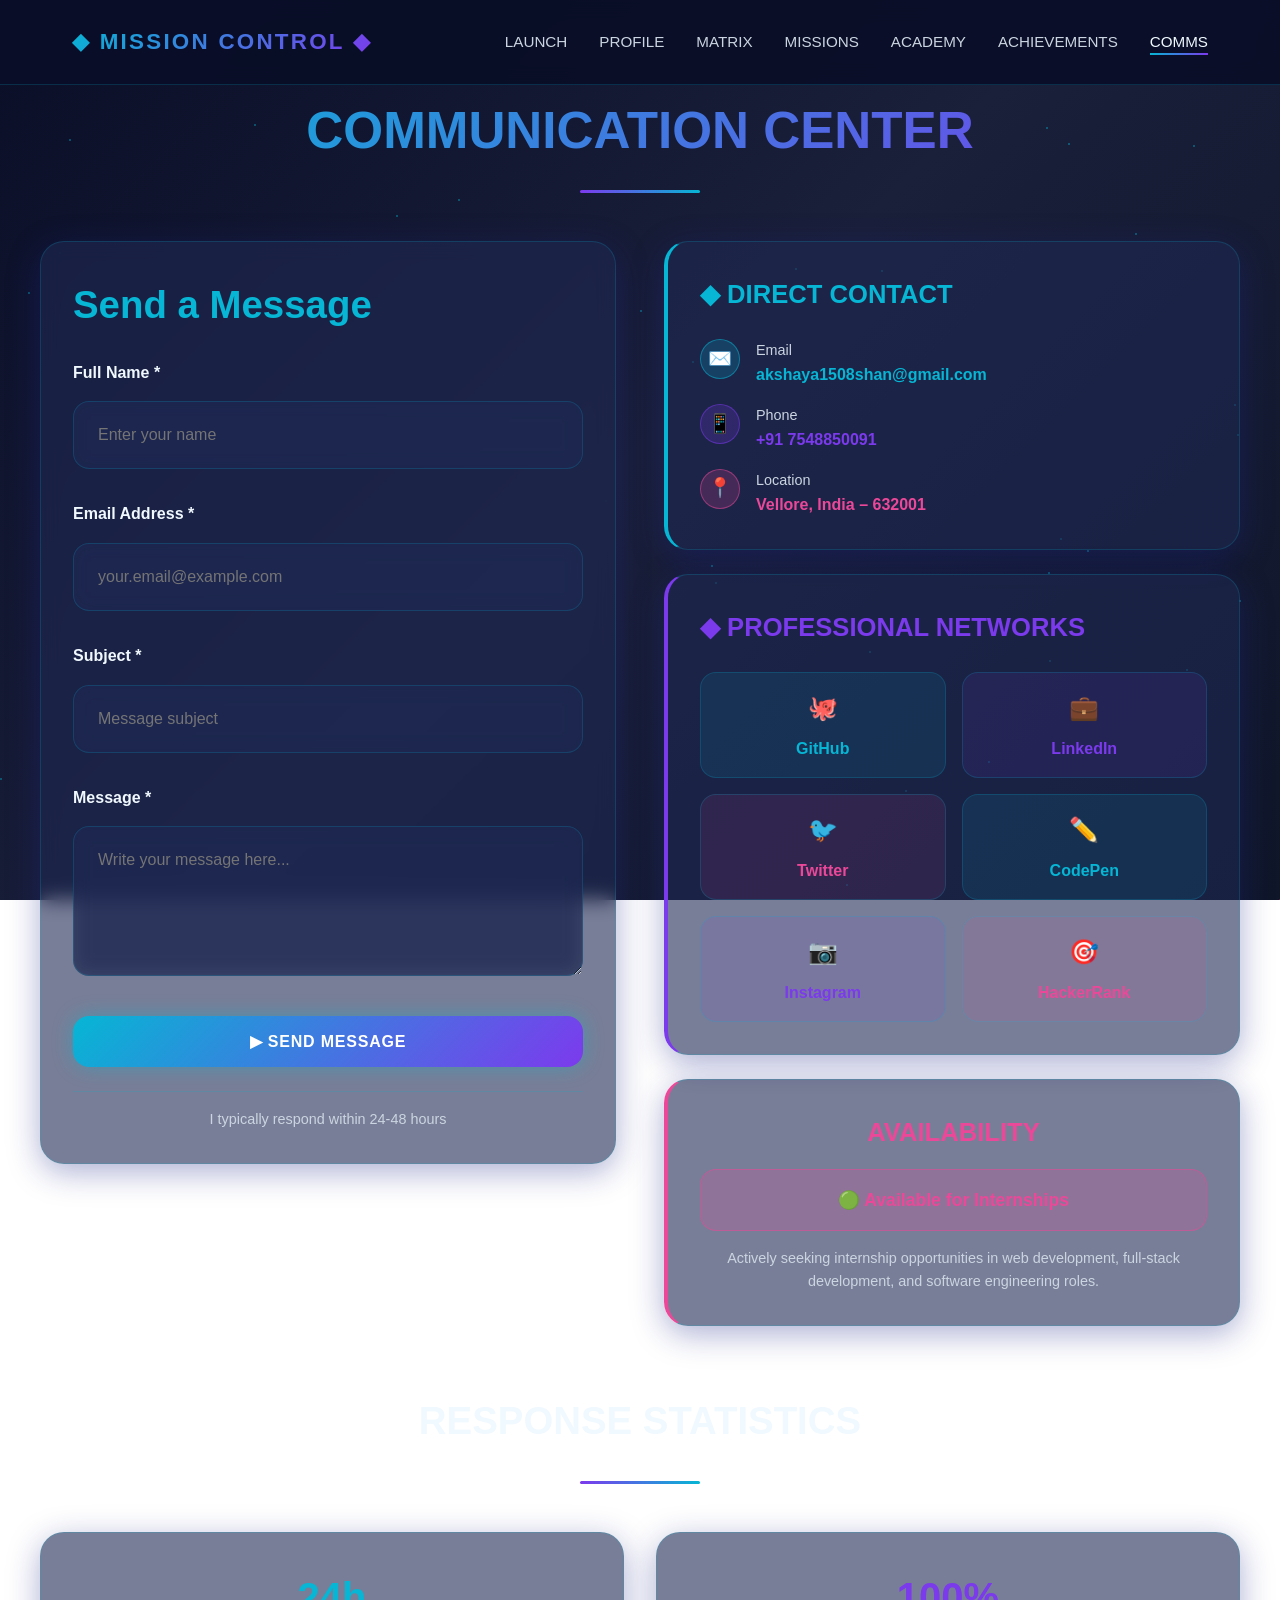
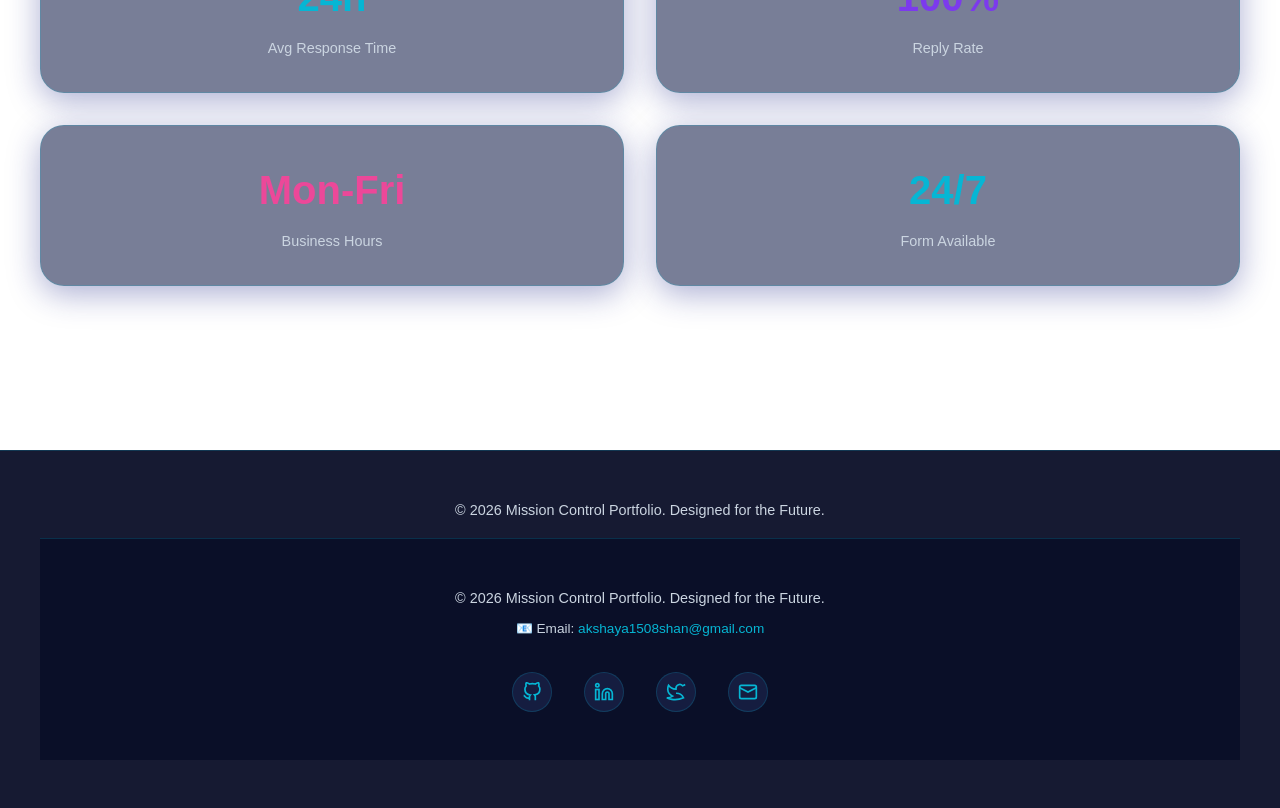
<file: contact.html>
<!DOCTYPE html>
<html lang="en">
<head>
    <meta charset="UTF-8">
    <meta name="viewport" content="width=device-width, initial-scale=1.0">
    <title>Communication Center - Mission Control Portfolio</title>
    <link rel="stylesheet" href="styles.css">
    <style>
        /* Responsive adjustments for Contact page */
        @media (max-width: 425px) {
            section {
                padding-top: 80px !important;
                padding-bottom: 60px !important;
            }

            .grid {
                gap: 1.5rem;
                align-items: stretch;
            }

            .glass-card {
                padding: 1.5rem;
            }

            .glass-card h2 {
                font-size: 1.3rem;
                margin-bottom: 1.2rem !important;
            }

            .glass-card h3 {
                font-size: 1.1rem;
                margin-bottom: 1.2rem !important;
            }

            .form-group {
                margin-bottom: 1rem;
            }

            label {
                font-size: 0.9rem;
                margin-bottom: 0.4rem;
            }

            input,
            textarea,
            select {
                padding: 0.9rem;
                font-size: 16px;
            }

            textarea {
                min-height: 100px;
            }

            .btn {
                padding: 0.85rem 1.2rem;
                font-size: 0.9rem;
            }

            div[style*="display: flex;"][style*="gap: 1rem;"] {
                gap: 0.8rem !important;
            }

            div[style*="width: 40px;"] {
                width: 36px !important;
                height: 36px !important;
                font-size: 1rem !important;
            }

            p[style*="color: var(--text-muted);"] {
                font-size: 0.85rem;
            }

            a[style*="color: var(--accent-cyan)"] {
                font-size: 0.95rem;
            }
        }

        @media (min-width: 426px) and (max-width: 768px) {
            section {
                padding-top: 90px !important;
                padding-bottom: 80px !important;
            }

            .grid {
                gap: 2rem;
                align-items: flex-start;
            }

            .glass-card h2,
            .glass-card h3 {
                font-size: 1.3rem;
            }

            .form-group {
                margin-bottom: 1.2rem;
            }

            textarea {
                min-height: 120px;
            }
        }

        @media (min-width: 769px) and (max-width: 1024px) {
            .grid {
                grid-template-columns: 1fr;
                gap: 2rem;
            }
        }

        @media (min-width: 1025px) {
            .grid {
                grid-template-columns: repeat(2, 1fr);
            }
        }
    </style>
</head>
<body>
    <!-- Loading Screen -->
    <div class="loading-screen">
        <div class="loading-spinner"></div>
        <p class="loading-text">OPENING COMMS CHANNEL...</p>
    </div>

    <!-- Particles Container -->
    <div class="particles-container"></div>

    <!-- Navigation -->
    <nav>
        <div class="nav-container">
            <div class="logo">◆ MISSION CONTROL ◆</div>
            <div class="hamburger">
                <span></span>
                <span></span>
                <span></span>
            </div>
            <ul class="nav-links">
                <li><a href="index.html">LAUNCH</a></li>
                <li><a href="about.html">PROFILE</a></li>
                <li><a href="skills.html">MATRIX</a></li>
                <li><a href="projects.html">MISSIONS</a></li>
                <li><a href="education.html">ACADEMY</a></li>
                <li><a href="certifications.html">ACHIEVEMENTS</a></li>
                <li><a href="contact.html" class="active">COMMS</a></li>
            </ul>
        </div>
    </nav>

    <!-- Contact Section -->
    <section style="padding-top: 100px; padding-bottom: 100px;">
        <div class="container">
            <h1 class="section-title slide-in-left">COMMUNICATION CENTER</h1>

            <div class="grid grid-2" style="gap: 3rem; align-items: flex-start;">
                <!-- Contact Form -->
                <div class="glass-card scroll-reveal" style="
                    display: flex;
                    flex-direction: column;
                    gap: 1.5rem;
                ">
                    <h2 style="
                        color: var(--accent-cyan);
                        margin-bottom: 0;
                    ">Send a Message</h2>

                    <form id="contactForm">
                        <div class="form-group">
                            <label for="name">Full Name *</label>
                            <input 
                                type="text" 
                                id="name" 
                                name="name" 
                                placeholder="Enter your name"
                                required
                            />
                        </div>

                        <div class="form-group">
                            <label for="email">Email Address *</label>
                            <input 
                                type="email" 
                                id="email" 
                                name="email" 
                                placeholder="your.email@example.com"
                                required
                            />
                        </div>

                        <div class="form-group">
                            <label for="subject">Subject *</label>
                            <input 
                                type="text" 
                                id="subject" 
                                name="subject" 
                                placeholder="Message subject"
                                required
                            />
                        </div>

                        <div class="form-group">
                            <label for="message">Message *</label>
                            <textarea 
                                id="message" 
                                name="message" 
                                placeholder="Write your message here..."
                                required
                            ></textarea>
                        </div>

                        <button type="submit" class="btn btn-primary" style="width: 100%; cursor: pointer;">
                            ▶ SEND MESSAGE
                        </button>
                    </form>

                    <p style="
                        color: var(--text-muted);
                        font-size: 0.9rem;
                        text-align: center;
                        border-top: 1px solid var(--glass-border);
                        padding-top: 1rem;
                        margin: 0;
                    ">
                        I typically respond within 24-48 hours
                    </p>
                </div>

                <!-- Contact Information -->
                <div class="scroll-reveal" style="
                    display: flex;
                    flex-direction: column;
                    gap: 1.5rem;
                ">
                    <!-- Direct Contact -->
                    <div class="glass-card" style="
                        border-left: 4px solid var(--accent-cyan);
                    ">
                        <h3 style="
                            color: var(--accent-cyan);
                            margin-bottom: 1.5rem;
                            display: flex;
                            align-items: center;
                            gap: 0.5rem;
                        ">
                            ◆ DIRECT CONTACT
                        </h3>

                        <div style="
                            display: flex;
                            flex-direction: column;
                            gap: 1rem;
                        ">
                            <div style="
                                display: flex;
                                gap: 1rem;
                                align-items: flex-start;
                            ">
                                <div style="
                                    width: 40px;
                                    height: 40px;
                                    background: rgba(6, 182, 212, 0.2);
                                    border: 1px solid rgba(6, 182, 212, 0.5);
                                    border-radius: 50%;
                                    display: flex;
                                    align-items: center;
                                    justify-content: center;
                                    flex-shrink: 0;
                                    font-size: 1.2rem;
                                ">
                                    ✉️
                                </div>
                                <div>
                                    <p style="color: var(--text-muted); font-size: 0.9rem; margin: 0;">Email</p>
                                    <a href="mailto:akshaya1508shan@gmail.com" style="
                                        color: var(--accent-cyan);
                                        text-decoration: none;
                                        font-weight: 600;
                                    ">
                                        akshaya1508shan@gmail.com
                                    </a>
                                </div>
                            </div>

                            <div style="
                                display: flex;
                                gap: 1rem;
                                align-items: flex-start;
                            ">
                                <div style="
                                    width: 40px;
                                    height: 40px;
                                    background: rgba(124, 58, 237, 0.2);
                                    border: 1px solid rgba(124, 58, 237, 0.5);
                                    border-radius: 50%;
                                    display: flex;
                                    align-items: center;
                                    justify-content: center;
                                    flex-shrink: 0;
                                    font-size: 1.2rem;
                                ">
                                    📱
                                </div>
                                <div>
                                    <p style="color: var(--text-muted); font-size: 0.9rem; margin: 0;">Phone</p>
                                    <a href="tel:+917548850091" style="
                                        color: var(--accent-purple);
                                        text-decoration: none;
                                        font-weight: 600;
                                    ">
                                        +91 7548850091
                                    </a>
                                </div>
                            </div>

                            <div style="
                                display: flex;
                                gap: 1rem;
                                align-items: flex-start;
                            ">
                                <div style="
                                    width: 40px;
                                    height: 40px;
                                    background: rgba(236, 72, 153, 0.2);
                                    border: 1px solid rgba(236, 72, 153, 0.5);
                                    border-radius: 50%;
                                    display: flex;
                                    align-items: center;
                                    justify-content: center;
                                    flex-shrink: 0;
                                    font-size: 1.2rem;
                                ">
                                    📍
                                </div>
                                <div>
                                    <p style="color: var(--text-muted); font-size: 0.9rem; margin: 0;">Location</p>
                                    <p style="
                                        color: var(--accent-pink);
                                        font-weight: 600;
                                        margin: 0;
                                    ">
                                        Vellore, India – 632001
                                    </p>
                                </div>
                            </div>
                        </div>
                    </div>

                    <!-- Professional Networks -->
                    <div class="glass-card" style="
                        border-left: 4px solid var(--accent-purple);
                    ">
                        <h3 style="
                            color: var(--accent-purple);
                            margin-bottom: 1.5rem;
                            display: flex;
                            align-items: center;
                            gap: 0.5rem;
                        ">
                            ◆ PROFESSIONAL NETWORKS
                        </h3>

                        <div style="
                            display: grid;
                            grid-template-columns: 1fr 1fr;
                            gap: 1rem;
                        ">
                            <a href="https://github.com/akshaya1290" target="_blank" style="
                                background: rgba(6, 182, 212, 0.1);
                                border: 1px solid var(--glass-border);
                                border-radius: var(--radius-md);
                                padding: 1rem;
                                text-decoration: none;
                                text-align: center;
                                transition: var(--transition);
                                display: flex;
                                flex-direction: column;
                                align-items: center;
                                gap: 0.5rem;
                            " onmouseover="this.style.background='rgba(6, 182, 212, 0.2)'" onmouseout="this.style.background='rgba(6, 182, 212, 0.1)'">
                                <div style="font-size: 1.5rem;">🐙</div>
                                <span style="color: var(--accent-cyan); font-weight: 600;">GitHub</span>
                            </a>

                            <a href="https://linkedin.com/in/akshaya-s-4925342a3" target="_blank" style="
                                background: rgba(124, 58, 237, 0.1);
                                border: 1px solid var(--glass-border);
                                border-radius: var(--radius-md);
                                padding: 1rem;
                                text-decoration: none;
                                text-align: center;
                                transition: var(--transition);
                                display: flex;
                                flex-direction: column;
                                align-items: center;
                                gap: 0.5rem;
                            " onmouseover="this.style.background='rgba(124, 58, 237, 0.2)'" onmouseout="this.style.background='rgba(124, 58, 237, 0.1)'">
                                <div style="font-size: 1.5rem;">💼</div>
                                <span style="color: var(--accent-purple); font-weight: 600;">LinkedIn</span>
                            </a>

                            <a href="https://twitter.com" target="_blank" style="
                                background: rgba(236, 72, 153, 0.1);
                                border: 1px solid var(--glass-border);
                                border-radius: var(--radius-md);
                                padding: 1rem;
                                text-decoration: none;
                                text-align: center;
                                transition: var(--transition);
                                display: flex;
                                flex-direction: column;
                                align-items: center;
                                gap: 0.5rem;
                            " onmouseover="this.style.background='rgba(236, 72, 153, 0.2)'" onmouseout="this.style.background='rgba(236, 72, 153, 0.1)'">
                                <div style="font-size: 1.5rem;">🐦</div>
                                <span style="color: var(--accent-pink); font-weight: 600;">Twitter</span>
                            </a>

                            <a href="https://codepen.io" target="_blank" style="
                                background: rgba(6, 182, 212, 0.1);
                                border: 1px solid var(--glass-border);
                                border-radius: var(--radius-md);
                                padding: 1rem;
                                text-decoration: none;
                                text-align: center;
                                transition: var(--transition);
                                display: flex;
                                flex-direction: column;
                                align-items: center;
                                gap: 0.5rem;
                            " onmouseover="this.style.background='rgba(6, 182, 212, 0.2)'" onmouseout="this.style.background='rgba(6, 182, 212, 0.1)'">
                                <div style="font-size: 1.5rem;">✏️</div>
                                <span style="color: var(--accent-cyan); font-weight: 600;">CodePen</span>
                            </a>

                            <a href="https://instagram.com" target="_blank" style="
                                background: rgba(124, 58, 237, 0.1);
                                border: 1px solid var(--glass-border);
                                border-radius: var(--radius-md);
                                padding: 1rem;
                                text-decoration: none;
                                text-align: center;
                                transition: var(--transition);
                                display: flex;
                                flex-direction: column;
                                align-items: center;
                                gap: 0.5rem;
                            " onmouseover="this.style.background='rgba(124, 58, 237, 0.2)'" onmouseout="this.style.background='rgba(124, 58, 237, 0.1)'">
                                <div style="font-size: 1.5rem;">📷</div>
                                <span style="color: var(--accent-purple); font-weight: 600;">Instagram</span>
                            </a>

                            <a href="https://hackerrank.com" target="_blank" style="
                                background: rgba(236, 72, 153, 0.1);
                                border: 1px solid var(--glass-border);
                                border-radius: var(--radius-md);
                                padding: 1rem;
                                text-decoration: none;
                                text-align: center;
                                transition: var(--transition);
                                display: flex;
                                flex-direction: column;
                                align-items: center;
                                gap: 0.5rem;
                            " onmouseover="this.style.background='rgba(236, 72, 153, 0.2)'" onmouseout="this.style.background='rgba(236, 72, 153, 0.1)'">
                                <div style="font-size: 1.5rem;">🎯</div>
                                <span style="color: var(--accent-pink); font-weight: 600;">HackerRank</span>
                            </a>
                        </div>
                    </div>

                    <!-- Availability -->
                    <div class="glass-card" style="
                        border-left: 4px solid var(--accent-pink);
                        text-align: center;
                    ">
                        <h3 style="
                            color: var(--accent-pink);
                            margin-bottom: 1rem;
                        ">AVAILABILITY</h3>
                        <div style="
                            background: rgba(236, 72, 153, 0.2);
                            border: 1px solid rgba(236, 72, 153, 0.5);
                            border-radius: var(--radius-md);
                            padding: 1rem;
                            margin-bottom: 1rem;
                        ">
                            <p style="
                                color: var(--accent-pink);
                                font-weight: 700;
                                margin: 0;
                                font-size: 1.1rem;
                            ">
                                🟢 Available for Internships
                            </p>
                        </div>
                        <p style="
                            color: var(--text-muted);
                            font-size: 0.9rem;
                            margin: 0;
                        ">
                            Actively seeking internship opportunities in web development, full-stack development, and software engineering roles.
                        </p>
                    </div>
                </div>
            </div>

            <!-- Quick Stats -->
            <div style="margin-top: 4rem; margin-bottom: 4rem;">
                <h2 class="section-title">RESPONSE STATISTICS</h2>

                <div class="grid grid-4" style="margin-top: 2rem;">
                    <div class="glass-card scroll-reveal" style="text-align: center;">
                        <div style="
                            font-size: 2.5rem;
                            color: var(--accent-cyan);
                            font-weight: 700;
                            margin-bottom: 0.5rem;
                        ">24h</div>
                        <p style="color: var(--text-muted); font-size: 0.9rem;">Avg Response Time</p>
                    </div>

                    <div class="glass-card scroll-reveal" style="text-align: center;">
                        <div style="
                            font-size: 2.5rem;
                            color: var(--accent-purple);
                            font-weight: 700;
                            margin-bottom: 0.5rem;
                        ">100%</div>
                        <p style="color: var(--text-muted); font-size: 0.9rem;">Reply Rate</p>
                    </div>

                    <div class="glass-card scroll-reveal" style="text-align: center;">
                        <div style="
                            font-size: 2.5rem;
                            color: var(--accent-pink);
                            font-weight: 700;
                            margin-bottom: 0.5rem;
                        ">Mon-Fri</div>
                        <p style="color: var(--text-muted); font-size: 0.9rem;">Business Hours</p>
                    </div>

                    <div class="glass-card scroll-reveal" style="text-align: center;">
                        <div style="
                            font-size: 2.5rem;
                            color: var(--accent-cyan);
                            font-weight: 700;
                            margin-bottom: 0.5rem;
                        ">24/7</div>
                        <p style="color: var(--text-muted); font-size: 0.9rem;">Form Available</p>
                    </div>
                </div>
            </div>
        </div>
    </section>

    <!-- Footer -->
    <footer>
        <div class="container">
            <p style="font-size: 0.9rem; color: var(--text-muted);">
                © 2026 Mission Control Portfolio. Designed for the Future.
    <!-- Footer -->
    <footer>
        <div class="container">
            <p style="font-size: 0.9rem; color: var(--text-muted); margin-bottom: 0.5rem;">
                © 2026 Mission Control Portfolio. Designed for the Future.
            </p>
            <p style="font-size: 0.85rem; color: var(--text-muted); margin-bottom: 0.8rem;">
                📧 Email: <a href="mailto:akshaya1508shan@gmail.com" style="color: var(--accent-cyan); text-decoration: none;">akshaya1508shan@gmail.com</a>
            </p>
            <div class="social-links">
                <a href="https://github.com/akshaya1290" target="_blank" title="GitHub">
                    <svg width="20" height="20" viewBox="0 0 24 24" fill="none" stroke="currentColor" stroke-width="2">
                        <path d="M9 19c-5 1.5-5-2.5-7-3m14 6v-3.87a3.37 3.37 0 0 0-.94-2.61c3.14-.35 6.44-1.54 6.44-7A5.44 5.44 0 0 0 20 4.77 5.07 5.07 0 0 0 19.91 1S18.73.65 16 2.48a13.38 13.38 0 0 0-7 0C6.27.65 5.09 1 5.09 1A5.07 5.07 0 0 0 5 4.77a5.44 5.44 0 0 0-1.5 3.78c0 5.42 3.3 6.61 6.44 7A3.37 3.37 0 0 0 9 18.13V22"></path>
                    </svg>
                </a>
                <a href="https://linkedin.com/in/akshaya-s-4925342a3" target="_blank" title="LinkedIn">
                    <svg width="20" height="20" viewBox="0 0 24 24" fill="none" stroke="currentColor" stroke-width="2">
                        <path d="M16 8a6 6 0 0 1 6 6v7h-4v-7a2 2 0 0 0-2-2 2 2 0 0 0-2 2v7h-4v-7a6 6 0 0 1 6-6z"></path>
                        <rect x="2" y="9" width="4" height="12"></rect>
                        <circle cx="4" cy="4" r="2"></circle>
                    </svg>
                </a>
                <a href="#" title="Twitter">
                    <svg width="20" height="20" viewBox="0 0 24 24" fill="none" stroke="currentColor" stroke-width="2">
                        <path d="M23 3a10.9 10.9 0 0 1-3.14 1.53 4.48 4.48 0 0 0-7.86 3v1A10.66 10.66 0 0 1 3 4s-4 9 5 13a11.64 11.64 0 0 1-7 2s9 5 20 0a9.5 9.5 0 0 0-9-5.5"></path>
                    </svg>
                </a>
                <a href="mailto:akshaya1508shan@gmail.com" title="Email">
                    <svg width="20" height="20" viewBox="0 0 24 24" fill="none" stroke="currentColor" stroke-width="2">
                        <rect x="2" y="4" width="20" height="16" rx="2"></rect>
                        <path d="m22 7-10 5L2 7"></path>
                    </svg>
                </a>
            </div>
        </div>
    </footer>

    <script src="script.js"></script>
</body>
</html>
</file>
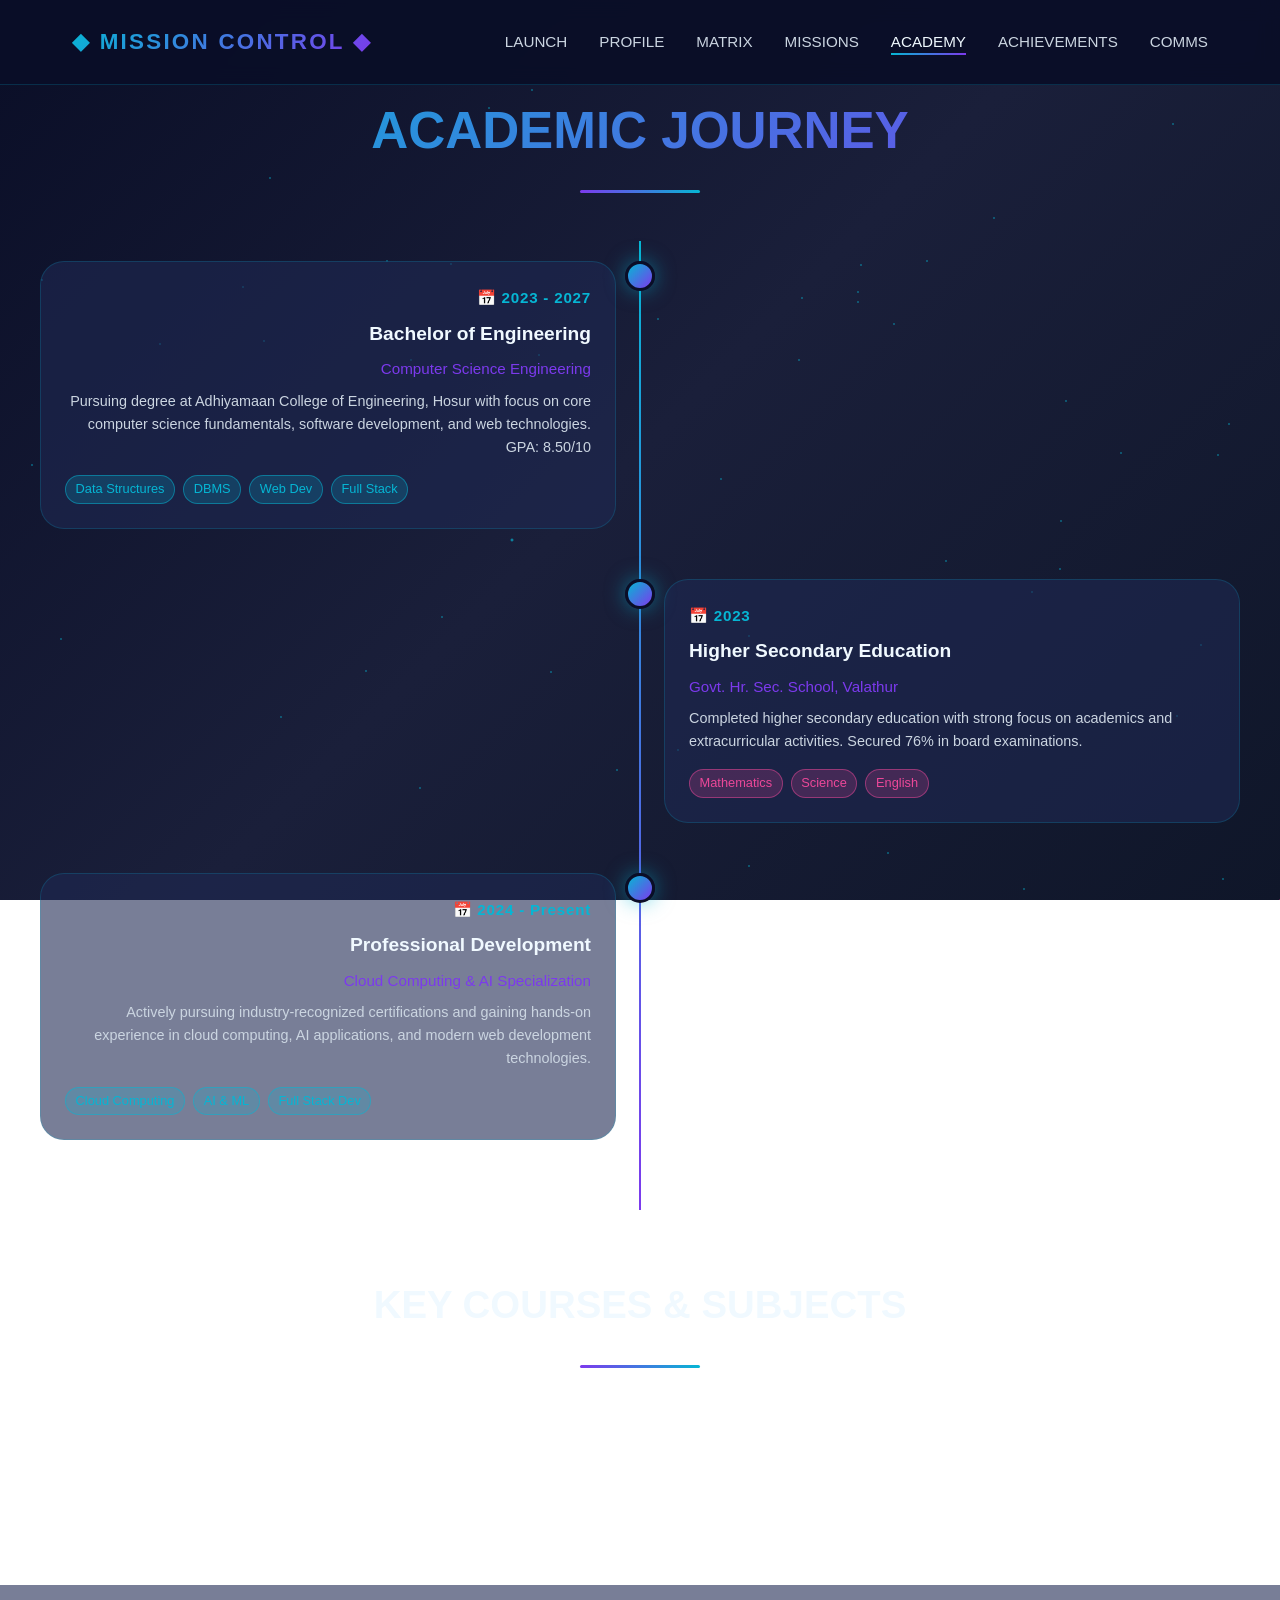
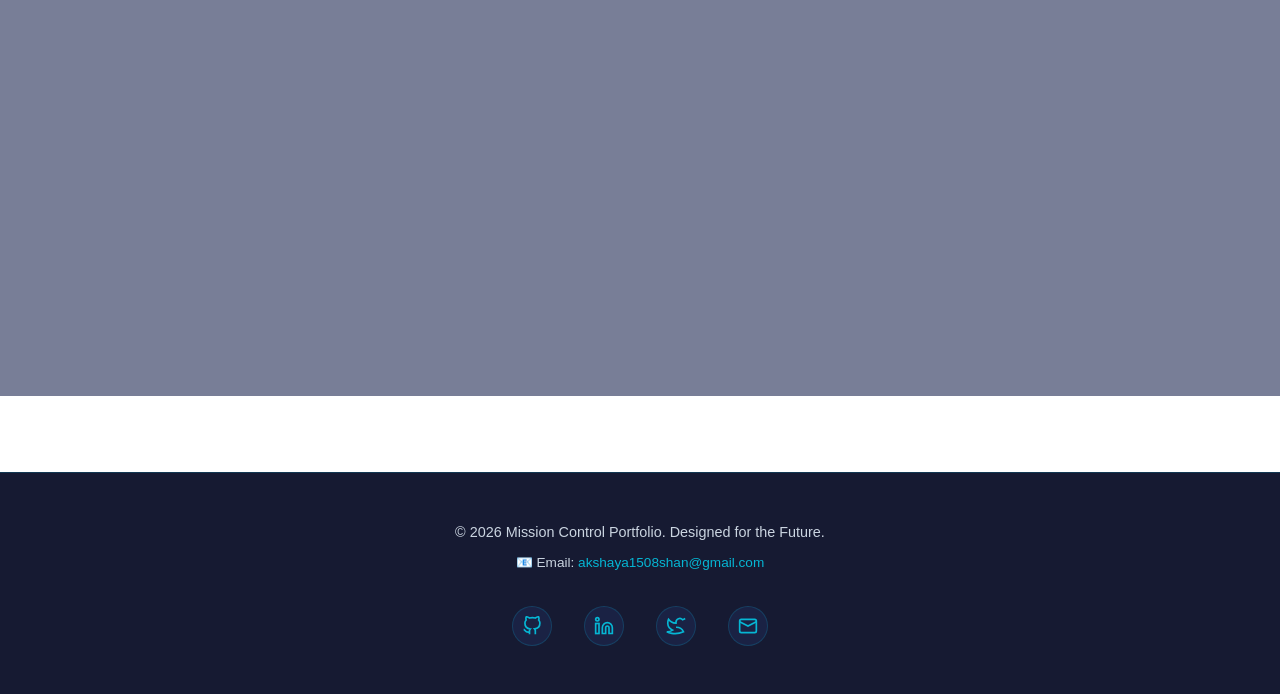
<file: education.html>
<!DOCTYPE html>
<html lang="en">
<head>
    <meta charset="UTF-8">
    <meta name="viewport" content="width=device-width, initial-scale=1.0">
    <title>Academic Journey - Mission Control Portfolio</title>
    <link rel="stylesheet" href="styles.css">
    <style>
        .timeline {
            position: relative;
            padding: 20px 0;
        }

        .timeline::before {
            content: '';
            position: absolute;
            left: 50%;
            transform: translateX(-50%);
            width: 2px;
            height: 100%;
            background: linear-gradient(180deg, var(--accent-cyan), var(--accent-purple));
            top: 0;
        }

        .timeline-item {
            margin-bottom: 50px;
            position: relative;
        }

        .timeline-item:nth-child(odd) .timeline-content {
            margin-left: 0;
            margin-right: 52%;
            text-align: right;
        }

        .timeline-item:nth-child(even) .timeline-content {
            margin-left: 52%;
            margin-right: 0;
            text-align: left;
        }

        .timeline-marker {
            position: absolute;
            left: 50%;
            top: 0;
            transform: translateX(-50%);
            width: 30px;
            height: 30px;
            background: linear-gradient(135deg, var(--accent-cyan), var(--accent-purple));
            border: 3px solid var(--primary-dark);
            border-radius: 50%;
            z-index: 10;
            box-shadow: 0 0 20px rgba(6, 182, 212, 0.5);
        }

        .timeline-content {
            background: var(--glass-bg);
            border: 1px solid var(--glass-border);
            border-radius: var(--radius-lg);
            padding: 1.5rem;
            backdrop-filter: blur(10px);
            transition: var(--transition);
        }

        .timeline-content:hover {
            background: rgba(30, 41, 82, 0.8);
            border-color: var(--accent-cyan);
            transform: translateY(-5px);
        }

        .timeline-date {
            color: var(--accent-cyan);
            font-weight: 700;
            margin-bottom: 0.5rem;
            font-size: 0.95rem;
            letter-spacing: 0.05em;
        }

        .timeline-title {
            color: var(--text-light);
            font-size: 1.2rem;
            font-weight: 600;
            margin-bottom: 0.5rem;
        }

        .timeline-subtitle {
            color: var(--accent-purple);
            font-size: 0.95rem;
            margin-bottom: 0.5rem;
        }

        .timeline-description {
            color: var(--text-muted);
            font-size: 0.9rem;
            line-height: 1.6;
        }

        @media (max-width: 768px) {
            .timeline::before {
                left: 0;
            }

            .timeline-marker {
                left: 0;
                transform: translateX(-15px);
            }

            .timeline-item:nth-child(odd) .timeline-content,
            .timeline-item:nth-child(even) .timeline-content {
                margin-left: 50px;
                margin-right: 0;
                text-align: left;
            }
        }

        @media (max-width: 425px) {
            .timeline {
                padding: 10px 0;
            }

            .timeline-item {
                margin-bottom: 40px;
            }

            .timeline::before {
                left: 0;
            }

            .timeline-marker {
                left: 0;
                transform: translateX(-15px);
                width: 25px;
                height: 25px;
            }

            .timeline-item:nth-child(odd) .timeline-content,
            .timeline-item:nth-child(even) .timeline-content {
                margin-left: 40px;
                margin-right: 0;
                text-align: left;
                padding: 1rem;
            }

            .timeline-content h4 {
                font-size: 1rem;
            }

            .timeline-date {
                font-size: 0.85rem;
            }

            .timeline-description {
                font-size: 0.85rem;
            }
        }

        @media (min-width: 426px) and (max-width: 768px) {
            .timeline::before {
                left: 0;
            }

            .timeline-marker {
                left: 0;
                transform: translateX(-15px);
            }

            .timeline-item:nth-child(odd) .timeline-content,
            .timeline-item:nth-child(even) .timeline-content {
                margin-left: 50px;
                margin-right: 0;
                text-align: left;
            }

            section {
                padding-top: 90px !important;
            }
        }

        @media (min-width: 769px) {
            section {
                padding-bottom: 100px !important;
            }
        }

        @media (max-width: 425px) {
            section {
                padding-top: 80px !important;
                padding-bottom: 60px !important;
            }
        }
    </style>
</head>
<body>
    <!-- Loading Screen -->
    <div class="loading-screen">
        <div class="loading-spinner"></div>
        <p class="loading-text">LOADING ACADEMIC DATA...</p>
    </div>

    <!-- Particles Container -->
    <div class="particles-container"></div>

    <!-- Navigation -->
    <nav>
        <div class="nav-container">
            <div class="logo">◆ MISSION CONTROL ◆</div>
            <div class="hamburger">
                <span></span>
                <span></span>
                <span></span>
            </div>
            <ul class="nav-links">
                <li><a href="index.html">LAUNCH</a></li>
                <li><a href="about.html">PROFILE</a></li>
                <li><a href="skills.html">MATRIX</a></li>
                <li><a href="projects.html">MISSIONS</a></li>
                <li><a href="education.html" class="active">ACADEMY</a></li>
                <li><a href="certifications.html">ACHIEVEMENTS</a></li>
                <li><a href="contact.html">COMMS</a></li>
            </ul>
        </div>
    </nav>

    <!-- Academic Journey Section -->
    <section style="padding-top: 100px; padding-bottom: 100px;">
        <div class="container">
            <h1 class="section-title slide-in-left">ACADEMIC JOURNEY</h1>

            <!-- Timeline -->
            <div class="timeline" style="margin-top: 3rem;">
                <!-- University Degree -->
                <div class="timeline-item">
                    <div class="timeline-marker"></div>
                    <div class="timeline-content">
                        <div class="timeline-date">📅 2023 - 2027</div>
                        <div class="timeline-title">Bachelor of Engineering</div>
                        <div class="timeline-subtitle">Computer Science Engineering</div>
                        <div class="timeline-description">
                            Pursuing degree at Adhiyamaan College of Engineering, Hosur with focus on core computer science fundamentals, software development, and web technologies. GPA: 8.50/10
                        </div>
                        <div style="margin-top: 1rem; display: flex; flex-wrap: wrap; gap: 0.5rem;">
                            <span style="
                                background: rgba(6, 182, 212, 0.2);
                                color: var(--accent-cyan);
                                padding: 0.2rem 0.6rem;
                                border-radius: 15px;
                                font-size: 0.8rem;
                                border: 1px solid rgba(6, 182, 212, 0.5);
                            ">Data Structures</span>
                            <span style="
                                background: rgba(6, 182, 212, 0.2);
                                color: var(--accent-cyan);
                                padding: 0.2rem 0.6rem;
                                border-radius: 15px;
                                font-size: 0.8rem;
                                border: 1px solid rgba(6, 182, 212, 0.5);
                            ">DBMS</span>
                            <span style="
                                background: rgba(6, 182, 212, 0.2);
                                color: var(--accent-cyan);
                                padding: 0.2rem 0.6rem;
                                border-radius: 15px;
                                font-size: 0.8rem;
                                border: 1px solid rgba(6, 182, 212, 0.5);
                            ">Web Dev</span>
                            <span style="
                                background: rgba(6, 182, 212, 0.2);
                                color: var(--accent-cyan);
                                padding: 0.2rem 0.6rem;
                                border-radius: 15px;
                                font-size: 0.8rem;
                                border: 1px solid rgba(6, 182, 212, 0.5);
                            ">Full Stack</span>
                        </div>
                    </div>
                </div>

                <!-- Higher Secondary Education -->
                <div class="timeline-item">
                    <div class="timeline-marker"></div>
                    <div class="timeline-content">
                        <div class="timeline-date">📅 2023</div>
                        <div class="timeline-title">Higher Secondary Education</div>
                        <div class="timeline-subtitle">Govt. Hr. Sec. School, Valathur</div>
                        <div class="timeline-description">
                            Completed higher secondary education with strong focus on academics and extracurricular activities. Secured 76% in board examinations.
                        </div>
                        <div style="margin-top: 1rem; display: flex; flex-wrap: wrap; gap: 0.5rem;">
                            <span style="
                                background: rgba(236, 72, 153, 0.2);
                                color: var(--accent-pink);
                                padding: 0.2rem 0.6rem;
                                border-radius: 15px;
                                font-size: 0.8rem;
                                border: 1px solid rgba(236, 72, 153, 0.5);
                            ">Mathematics</span>
                            <span style="
                                background: rgba(236, 72, 153, 0.2);
                                color: var(--accent-pink);
                                padding: 0.2rem 0.6rem;
                                border-radius: 15px;
                                font-size: 0.8rem;
                                border: 1px solid rgba(236, 72, 153, 0.5);
                            ">Science</span>
                            <span style="
                                background: rgba(236, 72, 153, 0.2);
                                color: var(--accent-pink);
                                padding: 0.2rem 0.6rem;
                                border-radius: 15px;
                                font-size: 0.8rem;
                                border: 1px solid rgba(236, 72, 153, 0.5);
                            ">English</span>
                        </div>
                    </div>
                </div>

                <!-- Online Certifications -->
                <div class="timeline-item">
                    <div class="timeline-marker"></div>
                    <div class="timeline-content">
                        <div class="timeline-date">📅 2024 - Present</div>
                        <div class="timeline-title">Professional Development</div>
                        <div class="timeline-subtitle">Cloud Computing & AI Specialization</div>
                        <div class="timeline-description">
                            Actively pursuing industry-recognized certifications and gaining hands-on experience in cloud computing, AI applications, and modern web development technologies.
                        </div>
                        <div style="margin-top: 1rem; display: flex; flex-wrap: wrap; gap: 0.5rem;">
                            <span style="
                                background: rgba(6, 182, 212, 0.2);
                                color: var(--accent-cyan);
                                padding: 0.2rem 0.6rem;
                                border-radius: 15px;
                                font-size: 0.8rem;
                                border: 1px solid rgba(6, 182, 212, 0.5);
                            ">Cloud Computing</span>
                            <span style="
                                background: rgba(6, 182, 212, 0.2);
                                color: var(--accent-cyan);
                                padding: 0.2rem 0.6rem;
                                border-radius: 15px;
                                font-size: 0.8rem;
                                border: 1px solid rgba(6, 182, 212, 0.5);
                            ">AI & ML</span>
                            <span style="
                                background: rgba(6, 182, 212, 0.2);
                                color: var(--accent-cyan);
                                padding: 0.2rem 0.6rem;
                                border-radius: 15px;
                                font-size: 0.8rem;
                                border: 1px solid rgba(6, 182, 212, 0.5);
                            ">Full Stack Dev</span>
                        </div>
                    </div>
                </div>
            </div>

            <!-- Key Courses -->
            <div style="margin-top: 4rem; margin-bottom: 4rem;">
                <h2 class="section-title">KEY COURSES & SUBJECTS</h2>

                <div class="grid grid-3" style="margin-top: 2rem;">
                    <div class="glass-card scroll-reveal" style="
                        text-align: center;
                        border-left: 3px solid var(--accent-cyan);
                    ">
                        <h4 style="margin-bottom: 0.5rem;">Core Fundamentals</h4>
                        <p style="color: var(--text-muted); font-size: 0.9rem;">
                            Data Structures, Algorithms, DBMS, Computer Networks, Operating Systems
                        </p>
                    </div>

                    <div class="glass-card scroll-reveal" style="
                        text-align: center;
                        border-left: 3px solid var(--accent-purple);
                    ">
                        <h4 style="margin-bottom: 0.5rem;">Web Technologies</h4>
                        <p style="color: var(--text-muted); font-size: 0.9rem;">
                            Web Development, Frontend Frameworks, Backend Development, APIs
                        </p>
                    </div>

                    <div class="glass-card scroll-reveal" style="
                        text-align: center;
                        border-left: 3px solid var(--accent-pink);
                    ">
                        <h4 style="margin-bottom: 0.5rem;">Software Engineering</h4>
                        <p style="color: var(--text-muted); font-size: 0.9rem;">
                            Software Design, UML, SDLC, Testing, Project Management
                        </p>
                    </div>
                </div>
            </div>

            <!-- Achievements -->
            <div class="glass-card scroll-reveal" style="
                text-align: center;
                margin-bottom: 2rem;
            ">
                <h2 style="margin-bottom: 2rem; color: var(--accent-cyan);">ACADEMIC ACHIEVEMENTS</h2>
                
                <div class="grid grid-3" style="gap: 1.5rem;">
                    <div>
                        <div style="
                            font-size: 2rem;
                            color: var(--accent-cyan);
                            font-weight: 700;
                            margin-bottom: 0.5rem;
                        ">🏆</div>
                        <h4>Dean's List</h4>
                        <p style="color: var(--text-muted); font-size: 0.9rem;">Consistently on Dean's List for maintaining exceptional grades</p>
                    </div>

                    <div>
                        <div style="
                            font-size: 2rem;
                            color: var(--accent-purple);
                            font-weight: 700;
                            margin-bottom: 0.5rem;
                        ">🎓</div>
                        <h4>Scholarship</h4>
                        <p style="color: var(--text-muted); font-size: 0.9rem;">Merit-based scholarship for academic excellence</p>
                    </div>

                    <div>
                        <div style="
                            font-size: 2rem;
                            color: var(--accent-pink);
                            font-weight: 700;
                            margin-bottom: 0.5rem;
                        ">🥇</div>
                        <h4>Competition Winner</h4>
                        <p style="color: var(--text-muted); font-size: 0.9rem;">Won multiple coding competitions and hackathons</p>
                    </div>
                </div>
            </div>
        </div>
    </section>

    <!-- Footer -->
    <footer>
        <div class="container">
            <p style="font-size: 0.9rem; color: var(--text-muted); margin-bottom: 0.5rem;">
                © 2026 Mission Control Portfolio. Designed for the Future.
            </p>
            <p style="font-size: 0.85rem; color: var(--text-muted); margin-bottom: 0.8rem;">
                📧 Email: <a href="mailto:akshaya1508shan@gmail.com" style="color: var(--accent-cyan); text-decoration: none;">akshaya1508shan@gmail.com</a>
            </p>
            <div class="social-links">
                <a href="https://github.com/akshaya1290" target="_blank" title="GitHub">
                    <svg width="20" height="20" viewBox="0 0 24 24" fill="none" stroke="currentColor" stroke-width="2">
                        <path d="M9 19c-5 1.5-5-2.5-7-3m14 6v-3.87a3.37 3.37 0 0 0-.94-2.61c3.14-.35 6.44-1.54 6.44-7A5.44 5.44 0 0 0 20 4.77 5.07 5.07 0 0 0 19.91 1S18.73.65 16 2.48a13.38 13.38 0 0 0-7 0C6.27.65 5.09 1 5.09 1A5.07 5.07 0 0 0 5 4.77a5.44 5.44 0 0 0-1.5 3.78c0 5.42 3.3 6.61 6.44 7A3.37 3.37 0 0 0 9 18.13V22"></path>
                    </svg>
                </a>
                <a href="https://linkedin.com/in/akshaya-s-4925342a3" target="_blank" title="LinkedIn">
                    <svg width="20" height="20" viewBox="0 0 24 24" fill="none" stroke="currentColor" stroke-width="2">
                        <path d="M16 8a6 6 0 0 1 6 6v7h-4v-7a2 2 0 0 0-2-2 2 2 0 0 0-2 2v7h-4v-7a6 6 0 0 1 6-6z"></path>
                        <rect x="2" y="9" width="4" height="12"></rect>
                        <circle cx="4" cy="4" r="2"></circle>
                    </svg>
                </a>
                <a href="#" title="Twitter">
                    <svg width="20" height="20" viewBox="0 0 24 24" fill="none" stroke="currentColor" stroke-width="2">
                        <path d="M23 3a10.9 10.9 0 0 1-3.14 1.53 4.48 4.48 0 0 0-7.86 3v1A10.66 10.66 0 0 1 3 4s-4 9 5 13a11.64 11.64 0 0 1-7 2s9 5 20 0a9.5 9.5 0 0 0-9-5.5"></path>
                    </svg>
                </a>
                <a href="mailto:akshaya1508shan@gmail.com" title="Email">
                    <svg width="20" height="20" viewBox="0 0 24 24" fill="none" stroke="currentColor" stroke-width="2">
                        <rect x="2" y="4" width="20" height="16" rx="2"></rect>
                        <path d="m22 7-10 5L2 7"></path>
                    </svg>
                </a>
            </div>
        </div>
    </footer>

    <script src="script.js"></script>
</body>
</html>
</file>
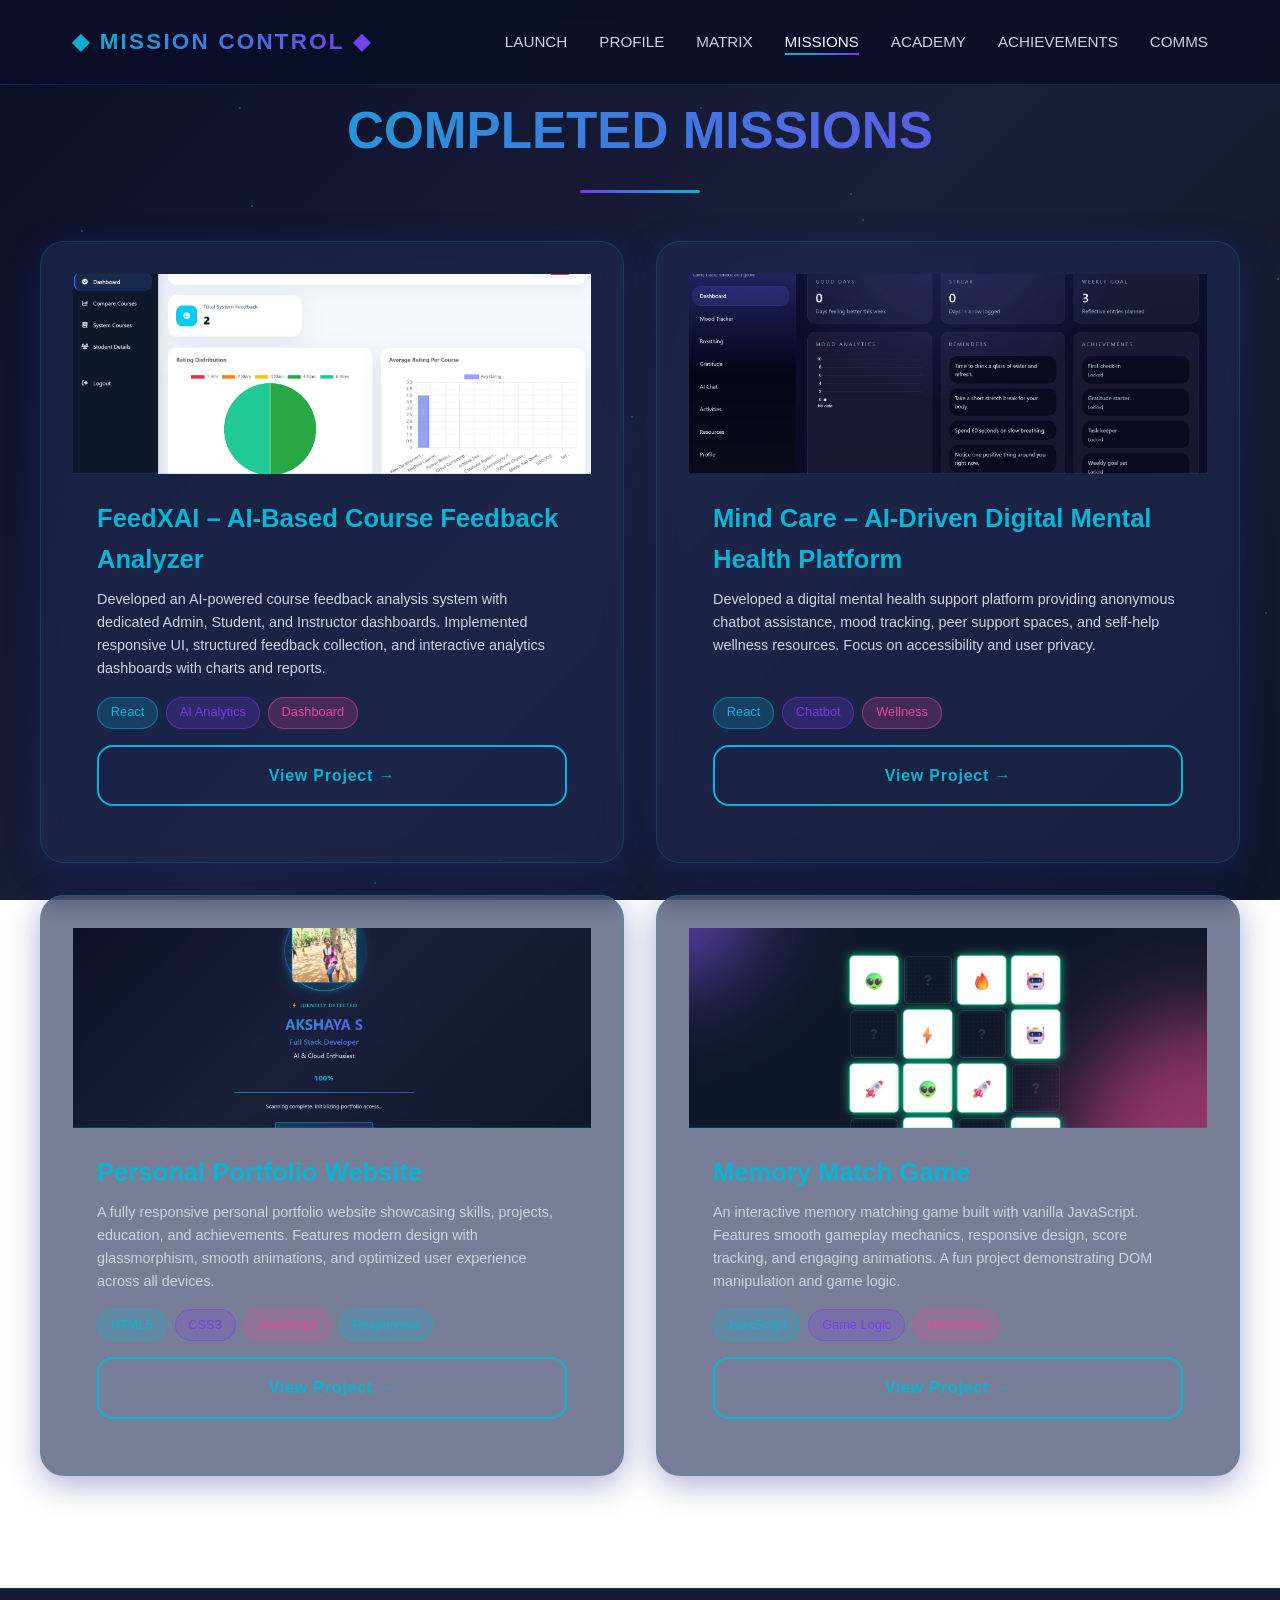
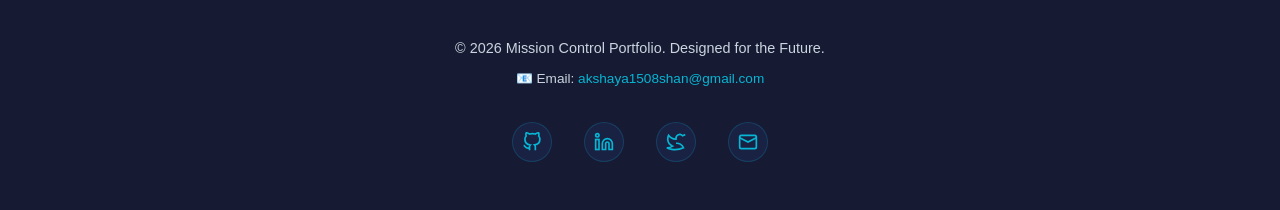
<file: projects.html>
<!DOCTYPE html>
<html lang="en">
<head>
    <meta charset="UTF-8">
    <meta name="viewport" content="width=device-width, initial-scale=1.0">
    <title>Completed Missions - Mission Control Portfolio</title>
    <link rel="stylesheet" href="styles.css">
    <style>
        /* Responsive adjustments for Projects page */
        @media (max-width: 425px) {
            section {
                padding-top: 80px !important;
            }

            .grid {
                gap: 1.5rem;
                margin-bottom: 2rem;
            }

            .glass-card {
                padding: 0;
                overflow: hidden;
            }

            .glass-card h3 {
                font-size: 1.1rem;
                margin-bottom: 0.8rem;
            }

            .glass-card p {
                font-size: 0.85rem;
                line-height: 1.5;
            }
        }

        @media (min-width: 426px) and (max-width: 768px) {
            section {
                padding-top: 90px !important;
            }

            .grid {
                gap: 1.8rem;
                grid-template-columns: 1fr;
            }

            .glass-card h3 {
                font-size: 1.2rem;
            }
        }

        @media (min-width: 769px) and (max-width: 1024px) {
            .grid {
                grid-template-columns: 1fr;
                gap: 2rem;
            }
        }

        @media (min-width: 1025px) {
            .grid {
                grid-template-columns: repeat(2, 1fr);
            }
        }
    </style>
</head>
<body>
    <!-- Loading Screen -->
    <div class="loading-screen">
        <div class="loading-spinner"></div>
        <p class="loading-text">ACCESSING MISSION FILES...</p>
    </div>

    <!-- Particles Container -->
    <div class="particles-container"></div>

    <!-- Navigation -->
    <nav>
        <div class="nav-container">
            <div class="logo">◆ MISSION CONTROL ◆</div>
            <div class="hamburger">
                <span></span>
                <span></span>
                <span></span>
            </div>
            <ul class="nav-links">
                <li><a href="index.html">LAUNCH</a></li>
                <li><a href="about.html">PROFILE</a></li>
                <li><a href="skills.html">MATRIX</a></li>
                <li><a href="projects.html" class="active">MISSIONS</a></li>
                <li><a href="education.html">ACADEMY</a></li>
                <li><a href="certifications.html">ACHIEVEMENTS</a></li>
                <li><a href="contact.html">COMMS</a></li>
            </ul>
        </div>
    </nav>

    <!-- Projects Section -->
    <section style="padding-top: 100px;">
        <div class="container">
            <h1 class="section-title slide-in-left">COMPLETED MISSIONS</h1>

            <div class="grid grid-2" style="gap: 2rem; margin-bottom: 4rem;">
                <!-- Project 1 -->
                <div class="glass-card scroll-reveal" style="
                    overflow: hidden;
                    display: flex;
                    flex-direction: column;
                ">
                    <div style="
                        height: 200px;
                        background: url('images/feedx.png') center/cover no-repeat;
                        display: flex;
                        align-items: center;
                        justify-content: center;
                        border-bottom: 1px solid var(--glass-border);
                        position: relative;
                        overflow: hidden;
                    ">
                    </div>
                    <div style="padding: 1.5rem; flex-grow: 1; display: flex; flex-direction: column;">
                        <h3 style="
                            color: var(--accent-cyan);
                            margin-bottom: 0.5rem;
                        ">FeedXAI – AI-Based Course Feedback Analyzer</h3>
                        <p style="
                            color: var(--text-muted);
                            margin-bottom: 1rem;
                            font-size: 0.9rem;
                            flex-grow: 1;
                        ">
                            Developed an AI-powered course feedback analysis system with dedicated Admin, Student, and Instructor dashboards. Implemented responsive UI, structured feedback collection, and interactive analytics dashboards with charts and reports.
                        </p>
                        <div style="
                            display: flex;
                            flex-wrap: wrap;
                            gap: 0.5rem;
                            margin-bottom: 1rem;
                        ">
                            <span style="
                                background: rgba(6, 182, 212, 0.2);
                                color: var(--accent-cyan);
                                padding: 0.3rem 0.8rem;
                                border-radius: 20px;
                                font-size: 0.8rem;
                                border: 1px solid rgba(6, 182, 212, 0.5);
                            ">React</span>
                            <span style="
                                background: rgba(124, 58, 237, 0.2);
                                color: var(--accent-purple);
                                padding: 0.3rem 0.8rem;
                                border-radius: 20px;
                                font-size: 0.8rem;
                                border: 1px solid rgba(124, 58, 237, 0.5);
                            ">AI Analytics</span>
                            <span style="
                                background: rgba(236, 72, 153, 0.2);
                                color: var(--accent-pink);
                                padding: 0.3rem 0.8rem;
                                border-radius: 20px;
                                font-size: 0.8rem;
                                border: 1px solid rgba(236, 72, 153, 0.5);
                            ">Dashboard</span>
                        </div>
                        <a href="https://github.com/akshaya1290/feedback-app" target="_blank" class="btn btn-secondary" style="text-align: center; width: 100%;">
                            View Project →
                        </a>
                    </div>
                </div>

                <!-- Project 2 -->
                <div class="glass-card scroll-reveal" style="
                    overflow: hidden;
                    display: flex;
                    flex-direction: column;
                ">
                    <div style="
                        height: 200px;
                        background: url('images/mind-hub.png') center/cover no-repeat;
                        display: flex;
                        align-items: center;
                        justify-content: center;
                        border-bottom: 1px solid var(--glass-border);
                        position: relative;
                        overflow: hidden;
                    ">
                    </div>
                    <div style="padding: 1.5rem; flex-grow: 1; display: flex; flex-direction: column;">
                        <h3 style="
                            color: var(--accent-cyan);
                            margin-bottom: 0.5rem;
                        ">Mind Care – AI-Driven Digital Mental Health Platform</h3>
                        <p style="
                            color: var(--text-muted);
                            margin-bottom: 1rem;
                            font-size: 0.9rem;
                            flex-grow: 1;
                        ">
                            Developed a digital mental health support platform providing anonymous chatbot assistance, mood tracking, peer support spaces, and self-help wellness resources. Focus on accessibility and user privacy.
                        </p>
                        <div style="
                            display: flex;
                            flex-wrap: wrap;
                            gap: 0.5rem;
                            margin-bottom: 1rem;
                        ">
                            <span style="
                                background: rgba(6, 182, 212, 0.2);
                                color: var(--accent-cyan);
                                padding: 0.3rem 0.8rem;
                                border-radius: 20px;
                                font-size: 0.8rem;
                                border: 1px solid rgba(6, 182, 212, 0.5);
                            ">React</span>
                            <span style="
                                background: rgba(124, 58, 237, 0.2);
                                color: var(--accent-purple);
                                padding: 0.3rem 0.8rem;
                                border-radius: 20px;
                                font-size: 0.8rem;
                                border: 1px solid rgba(124, 58, 237, 0.5);
                            ">Chatbot</span>
                            <span style="
                                background: rgba(236, 72, 153, 0.2);
                                color: var(--accent-pink);
                                padding: 0.3rem 0.8rem;
                                border-radius: 20px;
                                font-size: 0.8rem;
                                border: 1px solid rgba(236, 72, 153, 0.5);
                            ">Wellness</span>
                        </div>
                        <a href="https://github.com/akshaya1290/mind-care" target="_blank" class="btn btn-secondary" style="text-align: center; width: 100%;">
                            View Project →
                        </a>
                    </div>
                </div>

                <!-- Project 3 -->
                <div class="glass-card scroll-reveal" style="
                    overflow: hidden;
                    display: flex;
                    flex-direction: column;
                ">
                    <div style="
                        height: 200px;
                        background: url('images/portfolio.png') center/cover no-repeat;
                        display: flex;
                        align-items: center;
                        justify-content: center;
                        border-bottom: 1px solid var(--glass-border);
                        position: relative;
                        overflow: hidden;
                    ">
                    </div>
                    <div style="padding: 1.5rem; flex-grow: 1; display: flex; flex-direction: column;">
                        <h3 style="
                            color: var(--accent-cyan);
                            margin-bottom: 0.5rem;
                        ">Personal Portfolio Website</h3>
                        <p style="
                            color: var(--text-muted);
                            margin-bottom: 1rem;
                            font-size: 0.9rem;
                            flex-grow: 1;
                        ">
                            A fully responsive personal portfolio website showcasing skills, projects, education, and achievements. Features modern design with glassmorphism, smooth animations, and optimized user experience across all devices.
                        </p>
                        <div style="
                            display: flex;
                            flex-wrap: wrap;
                            gap: 0.5rem;
                            margin-bottom: 1rem;
                        ">
                            <span style="
                                background: rgba(6, 182, 212, 0.2);
                                color: var(--accent-cyan);
                                padding: 0.3rem 0.8rem;
                                border-radius: 20px;
                                font-size: 0.8rem;
                                border: 1px solid rgba(6, 182, 212, 0.5);
                            ">HTML5</span>
                            <span style="
                                background: rgba(124, 58, 237, 0.2);
                                color: var(--accent-purple);
                                padding: 0.3rem 0.8rem;
                                border-radius: 20px;
                                font-size: 0.8rem;
                                border: 1px solid rgba(124, 58, 237, 0.5);
                            ">CSS3</span>
                            <span style="
                                background: rgba(236, 72, 153, 0.2);
                                color: var(--accent-pink);
                                padding: 0.3rem 0.8rem;
                                border-radius: 20px;
                                font-size: 0.8rem;
                                border: 1px solid rgba(236, 72, 153, 0.5);
                            ">JavaScript</span>
                            <span style="
                                background: rgba(6, 182, 212, 0.2);
                                color: var(--accent-cyan);
                                padding: 0.3rem 0.8rem;
                                border-radius: 20px;
                                font-size: 0.8rem;
                                border: 1px solid rgba(6, 182, 212, 0.5);
                            ">Responsive</span>
                        </div>
                        <a href="https://github.com/akshaya1290/Portfolio.IN" target="_blank" class="btn btn-secondary" style="text-align: center; width: 100%;">
                            View Project →
                        </a>
                    </div>
                </div>

                <!-- Project 4 -->
                <div class="glass-card scroll-reveal" style="
                    overflow: hidden;
                    display: flex;
                    flex-direction: column;
                ">
                    <div style="
                        height: 200px;
                        background: url('images/memory-game.png') center/cover no-repeat;
                        display: flex;
                        align-items: center;
                        justify-content: center;
                        border-bottom: 1px solid var(--glass-border);
                        position: relative;
                        overflow: hidden;
                    ">
                    </div>
                    <div style="padding: 1.5rem; flex-grow: 1; display: flex; flex-direction: column;">
                        <h3 style="
                            color: var(--accent-cyan);
                            margin-bottom: 0.5rem;
                        ">Memory Match Game</h3>
                        <p style="
                            color: var(--text-muted);
                            margin-bottom: 1rem;
                            font-size: 0.9rem;
                            flex-grow: 1;
                        ">
                            An interactive memory matching game built with vanilla JavaScript. Features smooth gameplay mechanics, responsive design, score tracking, and engaging animations. A fun project demonstrating DOM manipulation and game logic.
                        </p>
                        <div style="
                            display: flex;
                            flex-wrap: wrap;
                            gap: 0.5rem;
                            margin-bottom: 1rem;
                        ">
                            <span style="
                                background: rgba(6, 182, 212, 0.2);
                                color: var(--accent-cyan);
                                padding: 0.3rem 0.8rem;
                                border-radius: 20px;
                                font-size: 0.8rem;
                                border: 1px solid rgba(6, 182, 212, 0.5);
                            ">JavaScript</span>
                            <span style="
                                background: rgba(124, 58, 237, 0.2);
                                color: var(--accent-purple);
                                padding: 0.3rem 0.8rem;
                                border-radius: 20px;
                                font-size: 0.8rem;
                                border: 1px solid rgba(124, 58, 237, 0.5);
                            ">Game Logic</span>
                            <span style="
                                background: rgba(236, 72, 153, 0.2);
                                color: var(--accent-pink);
                                padding: 0.3rem 0.8rem;
                                border-radius: 20px;
                                font-size: 0.8rem;
                                border: 1px solid rgba(236, 72, 153, 0.5);
                            ">Interactive</span>
                        </div>
                        <a href="https://github.com/akshaya1290/game" target="_blank" class="btn btn-secondary" style="text-align: center; width: 100%;">
                            View Project →
                        </a>
                    </div>
                </div>
            </div>
        </div>
    </section>

    <!-- Footer -->
    <footer>
        <div class="container">
            <p style="font-size: 0.9rem; color: var(--text-muted); margin-bottom: 0.5rem;">
                © 2026 Mission Control Portfolio. Designed for the Future.
            </p>
            <p style="font-size: 0.85rem; color: var(--text-muted); margin-bottom: 0.8rem;">
                📧 Email: <a href="mailto:akshaya1508shan@gmail.com" style="color: var(--accent-cyan); text-decoration: none;">akshaya1508shan@gmail.com</a>
            </p>
            <div class="social-links">
                <a href="https://github.com/akshaya1290" target="_blank" title="GitHub">
                    <svg width="20" height="20" viewBox="0 0 24 24" fill="none" stroke="currentColor" stroke-width="2">
                        <path d="M9 19c-5 1.5-5-2.5-7-3m14 6v-3.87a3.37 3.37 0 0 0-.94-2.61c3.14-.35 6.44-1.54 6.44-7A5.44 5.44 0 0 0 20 4.77 5.07 5.07 0 0 0 19.91 1S18.73.65 16 2.48a13.38 13.38 0 0 0-7 0C6.27.65 5.09 1 5.09 1A5.07 5.07 0 0 0 5 4.77a5.44 5.44 0 0 0-1.5 3.78c0 5.42 3.3 6.61 6.44 7A3.37 3.37 0 0 0 9 18.13V22"></path>
                    </svg>
                </a>
                <a href="https://linkedin.com/in/akshaya-s-4925342a3" target="_blank" title="LinkedIn">
                    <svg width="20" height="20" viewBox="0 0 24 24" fill="none" stroke="currentColor" stroke-width="2">
                        <path d="M16 8a6 6 0 0 1 6 6v7h-4v-7a2 2 0 0 0-2-2 2 2 0 0 0-2 2v7h-4v-7a6 6 0 0 1 6-6z"></path>
                        <rect x="2" y="9" width="4" height="12"></rect>
                        <circle cx="4" cy="4" r="2"></circle>
                    </svg>
                </a>
                <a href="#" title="Twitter">
                    <svg width="20" height="20" viewBox="0 0 24 24" fill="none" stroke="currentColor" stroke-width="2">
                        <path d="M23 3a10.9 10.9 0 0 1-3.14 1.53 4.48 4.48 0 0 0-7.86 3v1A10.66 10.66 0 0 1 3 4s-4 9 5 13a11.64 11.64 0 0 1-7 2s9 5 20 0a9.5 9.5 0 0 0-9-5.5"></path>
                    </svg>
                </a>
                <a href="mailto:akshaya1508shan@gmail.com" title="Email">
                    <svg width="20" height="20" viewBox="0 0 24 24" fill="none" stroke="currentColor" stroke-width="2">
                        <rect x="2" y="4" width="20" height="16" rx="2"></rect>
                        <path d="m22 7-10 5L2 7"></path>
                    </svg>
                </a>
            </div>
        </div>
    </footer>

    <script src="script.js"></script>
</body>
</html>
</file>
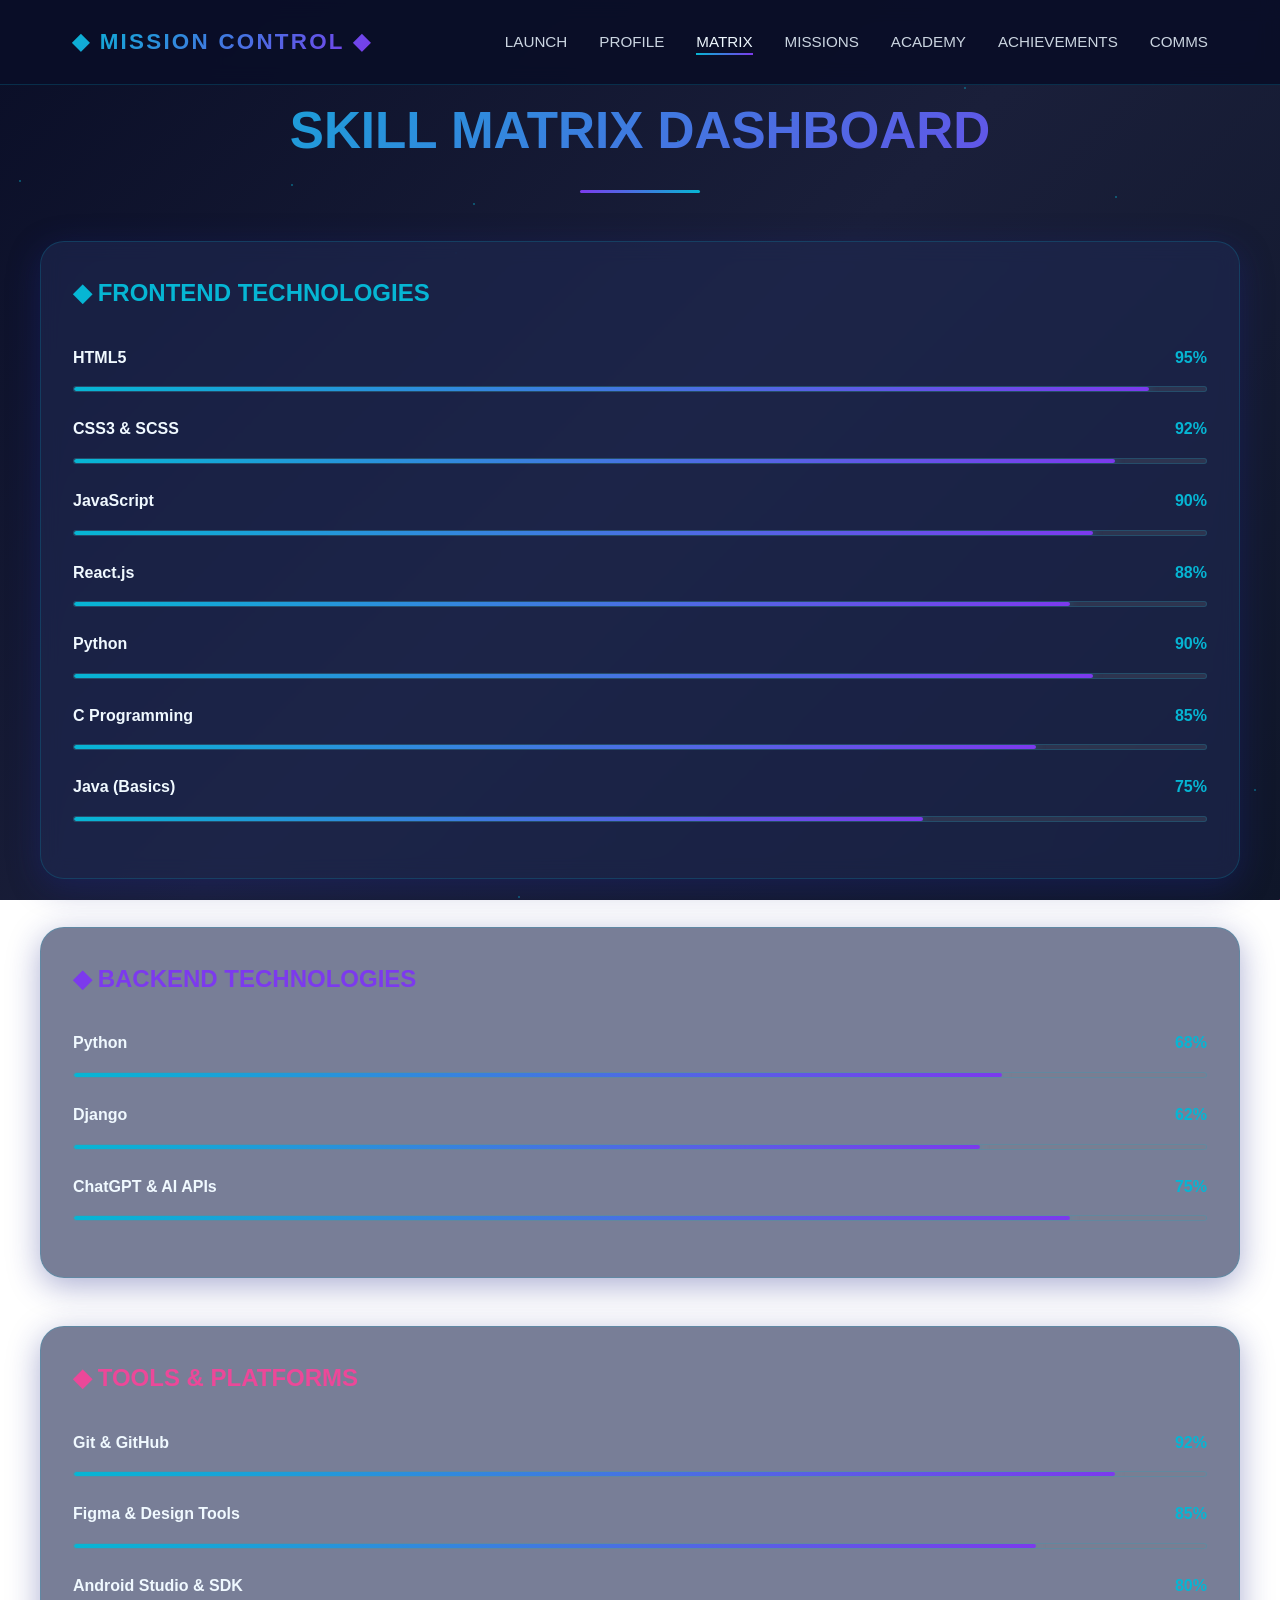
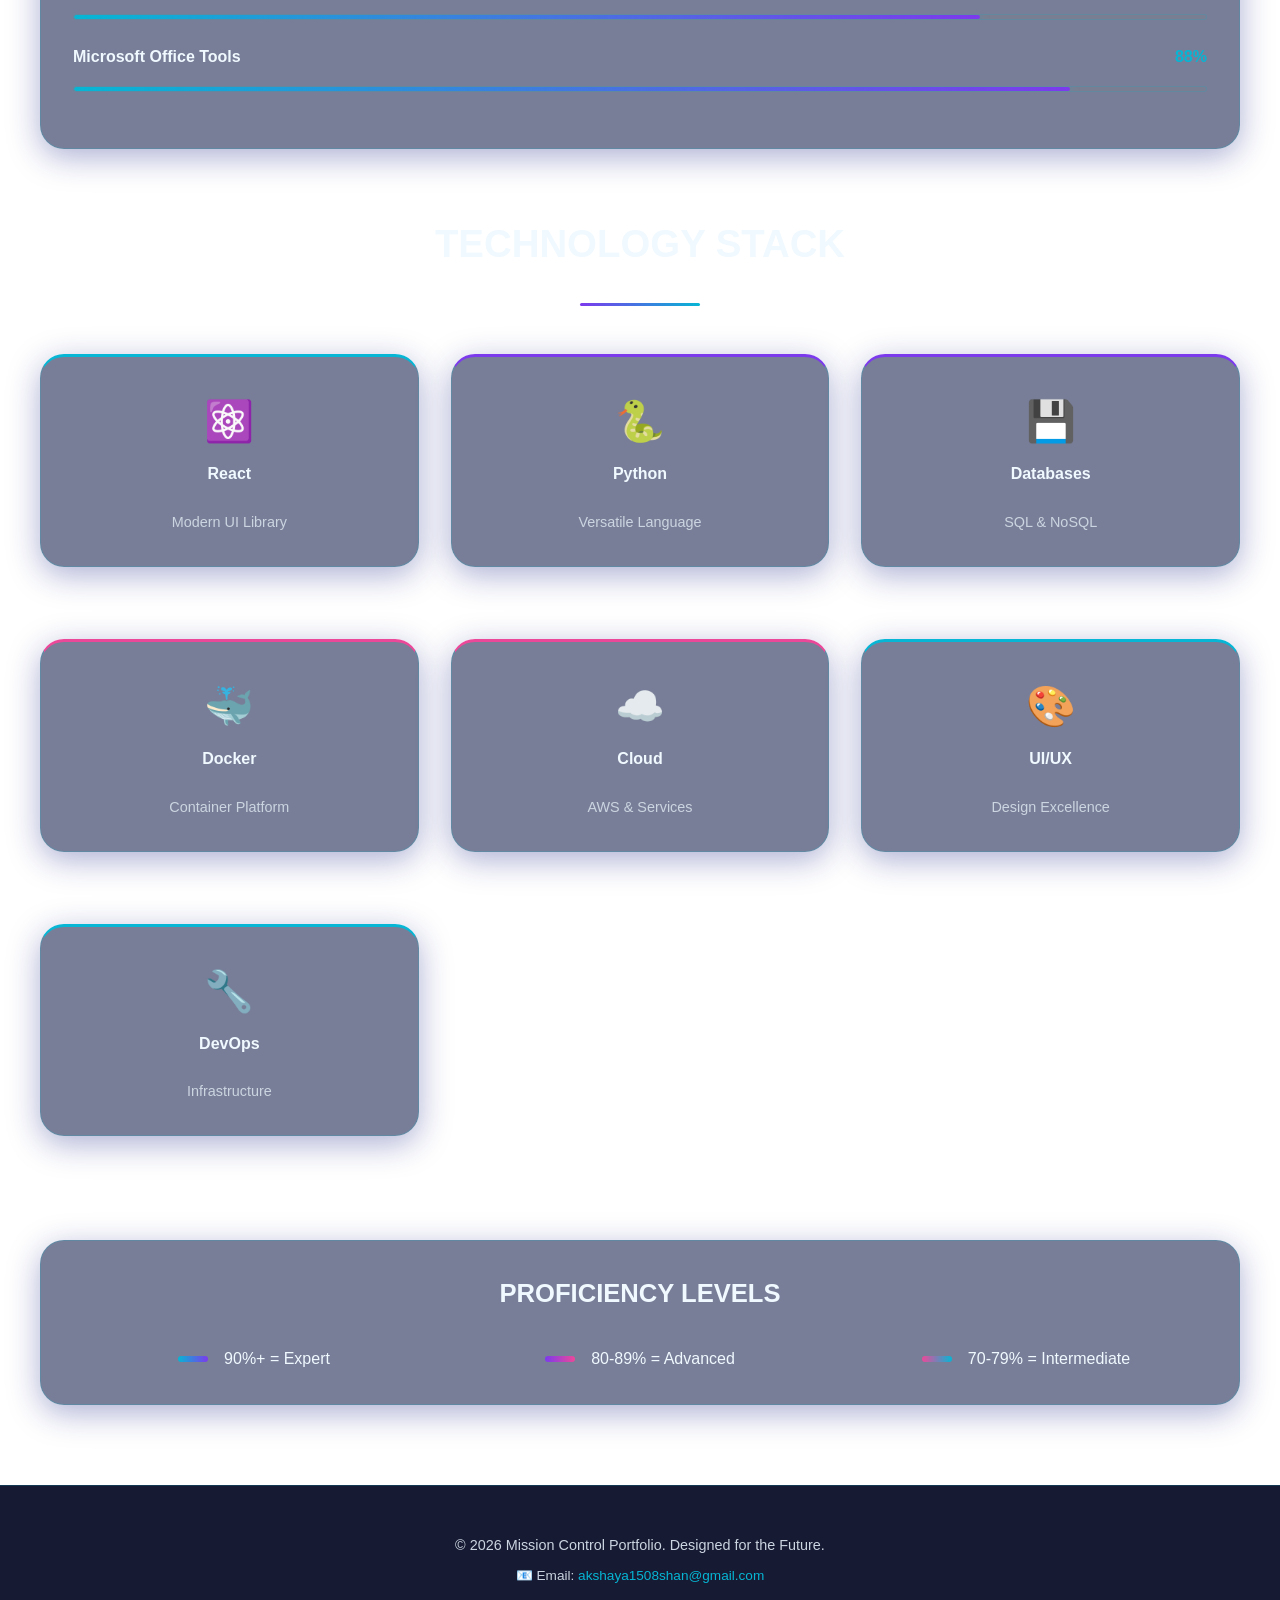
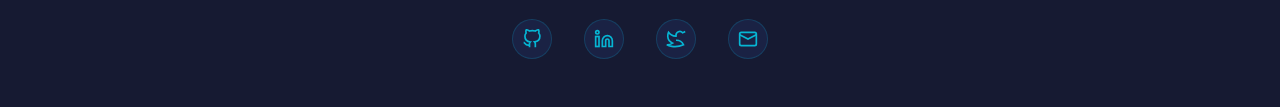
<file: skills.html>
<!DOCTYPE html>
<html lang="en">
<head>
    <meta charset="UTF-8">
    <meta name="viewport" content="width=device-width, initial-scale=1.0">
    <title>Skill Matrix - Mission Control Portfolio</title>
    <link rel="stylesheet" href="styles.css">
    <style>
        /* Responsive adjustments for Skills page */
        @media (max-width: 425px) {
            section {
                padding-top: 80px !important;
            }

            .glass-card {
                margin-bottom: 2rem !important;
            }

            h2 {
                font-size: 1.3rem;
                margin-bottom: 1.5rem !important;
            }

            .progress-label {
                font-size: 0.9rem;
            }

            .progress-container {
                margin-bottom: 1.5rem;
            }
        }

        @media (min-width: 426px) and (max-width: 768px) {
            section {
                padding-top: 90px !important;
            }

            h2 {
                font-size: 1.4rem;
                margin-bottom: 1.8rem !important;
            }
        }

        @media (min-width: 769px) {
            .glass-card {
                margin-bottom: 2.5rem;
            }
        }
    </style>
</head>
<body>
    <!-- Loading Screen -->
    <div class="loading-screen">
        <div class="loading-spinner"></div>
        <p class="loading-text">LOADING SKILL MATRIX...</p>
    </div>

    <!-- Particles Container -->
    <div class="particles-container"></div>

    <!-- Navigation -->
    <nav>
        <div class="nav-container">
            <div class="logo">◆ MISSION CONTROL ◆</div>
            <div class="hamburger">
                <span></span>
                <span></span>
                <span></span>
            </div>
            <ul class="nav-links">
                <li><a href="index.html">LAUNCH</a></li>
                <li><a href="about.html">PROFILE</a></li>
                <li><a href="skills.html" class="active">MATRIX</a></li>
                <li><a href="projects.html">MISSIONS</a></li>
                <li><a href="education.html">ACADEMY</a></li>
                <li><a href="certifications.html">ACHIEVEMENTS</a></li>
                <li><a href="contact.html">COMMS</a></li>
            </ul>
        </div>
    </nav>

    <!-- Skill Matrix Section -->
    <section style="padding-top: 100px;">
        <div class="container">
            <h1 class="section-title slide-in-left">SKILL MATRIX DASHBOARD</h1>

            <!-- Frontend Skills -->
            <div class="glass-card scroll-reveal" style="margin-bottom: 3rem;">
                <h2 style="
                    margin-bottom: 2rem;
                    color: var(--accent-cyan);
                    font-size: 1.5rem;
                    display: flex;
                    align-items: center;
                    gap: 0.5rem;
                ">
                    ◆ FRONTEND TECHNOLOGIES
                </h2>

                <div class="progress-container">
                    <div class="progress-label">
                        <span class="label-text">HTML5</span>
                        <span class="percentage">95%</span>
                    </div>
                    <div class="progress-bar">
                        <div class="progress-fill" data-width="95"></div>
                    </div>
                </div>

                <div class="progress-container">
                    <div class="progress-label">
                        <span class="label-text">CSS3 & SCSS</span>
                        <span class="percentage">92%</span>
                    </div>
                    <div class="progress-bar">
                        <div class="progress-fill" data-width="92"></div>
                    </div>
                </div>

                <div class="progress-container">
                    <div class="progress-label">
                        <span class="label-text">JavaScript</span>
                        <span class="percentage">90%</span>
                    </div>
                    <div class="progress-bar">
                        <div class="progress-fill" data-width="90"></div>
                    </div>
                </div>

                <div class="progress-container">
                    <div class="progress-label">
                        <span class="label-text">React.js</span>
                        <span class="percentage">88%</span>
                    </div>
                    <div class="progress-bar">
                        <div class="progress-fill" data-width="88"></div>
                    </div>
                </div>

                <div class="progress-container">
                    <div class="progress-label">
                        <span class="label-text">Python</span>
                        <span class="percentage">90%</span>
                    </div>
                    <div class="progress-bar">
                        <div class="progress-fill" data-width="90"></div>
                    </div>
                </div>

                <div class="progress-container">
                    <div class="progress-label">
                        <span class="label-text">C Programming</span>
                        <span class="percentage">85%</span>
                    </div>
                    <div class="progress-bar">
                        <div class="progress-fill" data-width="85"></div>
                    </div>
                </div>

                <div class="progress-container">
                    <div class="progress-label">
                        <span class="label-text">Java (Basics)</span>
                        <span class="percentage">75%</span>
                    </div>
                    <div class="progress-bar">
                        <div class="progress-fill" data-width="75"></div>
                    </div>
                </div>
            </div>

            <!-- Backend Skills -->
            <div class="glass-card scroll-reveal" style="margin-bottom: 3rem;">
                <h2 style="
                    margin-bottom: 2rem;
                    color: var(--accent-purple);
                    font-size: 1.5rem;
                    display: flex;
                    align-items: center;
                    gap: 0.5rem;
                ">
                    ◆ BACKEND TECHNOLOGIES
                </h2>

                <div class="progress-container">
                    <div class="progress-label">
                        <span class="label-text">Python</span>
                        <span class="percentage">68%</span>
                    </div>
                    <div class="progress-bar">
                        <div class="progress-fill" data-width="82"></div>
                    </div>
                </div>

                <div class="progress-container">
                    <div class="progress-label">
                        <span class="label-text">Django</span>
                        <span class="percentage">62%</span>
                    </div>
                    <div class="progress-bar">
                        <div class="progress-fill" data-width="80"></div>
                    </div>
                </div>

                <div class="progress-container">
                    <div class="progress-label">
                        <span class="label-text">ChatGPT & AI APIs</span>
                        <span class="percentage">75%</span>
                    </div>
                    <div class="progress-bar">
                        <div class="progress-fill" data-width="88"></div>
                    </div>
                </div>
            </div>

            <!-- Tools & Platforms -->
            <div class="glass-card scroll-reveal" style="margin-bottom: 3rem;">
                <h2 style="
                    margin-bottom: 2rem;
                    color: var(--accent-pink);
                    font-size: 1.5rem;
                    display: flex;
                    align-items: center;
                    gap: 0.5rem;
                ">
                    ◆ TOOLS & PLATFORMS
                </h2>

                <div class="progress-container">
                    <div class="progress-label">
                        <span class="label-text">Git & GitHub</span>
                        <span class="percentage">92%</span>
                    </div>
                    <div class="progress-bar">
                        <div class="progress-fill" data-width="92"></div>
                    </div>
                </div>

                <div class="progress-container">
                    <div class="progress-label">
                        <span class="label-text">Figma & Design Tools</span>
                        <span class="percentage">85%</span>
                    </div>
                    <div class="progress-bar">
                        <div class="progress-fill" data-width="85"></div>
                    </div>
                </div>

                <div class="progress-container">
                    <div class="progress-label">
                        <span class="label-text">Android Studio & SDK</span>
                        <span class="percentage">80%</span>
                    </div>
                    <div class="progress-bar">
                        <div class="progress-fill" data-width="80"></div>
                    </div>
                </div>

                <div class="progress-container">
                    <div class="progress-label">
                        <span class="label-text">Microsoft Office Tools</span>
                        <span class="percentage">88%</span>
                    </div>
                    <div class="progress-bar">
                        <div class="progress-fill" data-width="88"></div>
                    </div>
                </div>
            </div>

            <!-- Technology Cards -->
            <div style="margin-top: 4rem; margin-bottom: 4rem;">
                <h2 class="section-title">TECHNOLOGY STACK</h2>

                <div class="grid grid-4" style="margin-top: 2rem;">
                    <div class="glass-card scroll-reveal" style="
                        text-align: center;
                        border-top: 3px solid var(--accent-cyan);
                    ">
                        <div style="font-size: 2.5rem; margin-bottom: 0.5rem;">⚛️</div>
                        <h4>React</h4>
                        <p style="color: var(--text-muted); font-size: 0.9rem;">Modern UI Library</p>
                    </div>

                    <div class="glass-card scroll-reveal" style="
                        text-align: center;
                        border-top: 3px solid var(--accent-purple);
                    ">
                        <div style="font-size: 2.5rem; margin-bottom: 0.5rem;">🐍</div>
                        <h4>Python</h4>
                        <p style="color: var(--text-muted); font-size: 0.9rem;">Versatile Language</p>
                    </div>

                    <div class="glass-card scroll-reveal" style="
                        text-align: center;
                        border-top: 3px solid var(--accent-purple);
                    ">
                        <div style="font-size: 2.5rem; margin-bottom: 0.5rem;">💾</div>
                        <h4>Databases</h4>
                        <p style="color: var(--text-muted); font-size: 0.9rem;">SQL & NoSQL</p>
                    </div>

                    <div class="glass-card scroll-reveal" style="
                        text-align: center;
                        border-top: 3px solid var(--accent-pink);
                    ">
                        <div style="font-size: 2.5rem; margin-bottom: 0.5rem;">🐳</div>
                        <h4>Docker</h4>
                        <p style="color: var(--text-muted); font-size: 0.9rem;">Container Platform</p>
                    </div>

                    <div class="glass-card scroll-reveal" style="
                        text-align: center;
                        border-top: 3px solid var(--accent-pink);
                    ">
                        <div style="font-size: 2.5rem; margin-bottom: 0.5rem;">☁️</div>
                        <h4>Cloud</h4>
                        <p style="color: var(--text-muted); font-size: 0.9rem;">AWS & Services</p>
                    </div>

                    <div class="glass-card scroll-reveal" style="
                        text-align: center;
                        border-top: 3px solid var(--accent-cyan);
                    ">
                        <div style="font-size: 2.5rem; margin-bottom: 0.5rem;">🎨</div>
                        <h4>UI/UX</h4>
                        <p style="color: var(--text-muted); font-size: 0.9rem;">Design Excellence</p>
                    </div>

                    <div class="glass-card scroll-reveal" style="
                        text-align: center;
                        border-top: 3px solid var(--accent-cyan);
                    ">
                        <div style="font-size: 2.5rem; margin-bottom: 0.5rem;">🔧</div>
                        <h4>DevOps</h4>
                        <p style="color: var(--text-muted); font-size: 0.9rem;">Infrastructure</p>
                    </div>
                </div>
            </div>

            <!-- Proficiency Legend -->
            <div class="glass-card scroll-reveal" style="
                text-align: center;
                margin-bottom: 2rem;
            ">
                <h3 style="margin-bottom: 2rem;">PROFICIENCY LEVELS</h3>
                <div style="
                    display: grid;
                    grid-template-columns: repeat(auto-fit, minmax(200px, 1fr));
                    gap: 1.5rem;
                ">
                    <div style="display: flex; align-items: center; gap: 1rem; justify-content: center;">
                        <div style="
                            width: 30px;
                            height: 6px;
                            background: linear-gradient(90deg, var(--accent-cyan), var(--accent-purple));
                            border-radius: 3px;
                        "></div>
                        <span>90%+ = Expert</span>
                    </div>
                    <div style="display: flex; align-items: center; gap: 1rem; justify-content: center;">
                        <div style="
                            width: 30px;
                            height: 6px;
                            background: linear-gradient(90deg, var(--accent-purple), var(--accent-pink));
                            border-radius: 3px;
                        "></div>
                        <span>80-89% = Advanced</span>
                    </div>
                    <div style="display: flex; align-items: center; gap: 1rem; justify-content: center;">
                        <div style="
                            width: 30px;
                            height: 6px;
                            background: linear-gradient(90deg, var(--accent-pink), var(--accent-cyan));
                            border-radius: 3px;
                        "></div>
                        <span>70-79% = Intermediate</span>
                    </div>
                </div>
            </div>
        </div>
    </section>

    <!-- Footer -->
    <footer>
        <div class="container">
            <p style="font-size: 0.9rem; color: var(--text-muted); margin-bottom: 0.5rem;">
                © 2026 Mission Control Portfolio. Designed for the Future.
            </p>
            <p style="font-size: 0.85rem; color: var(--text-muted); margin-bottom: 0.8rem;">
                📧 Email: <a href="mailto:akshaya1508shan@gmail.com" style="color: var(--accent-cyan); text-decoration: none;">akshaya1508shan@gmail.com</a>
            </p>
            <div class="social-links">
                <a href="https://github.com/akshaya1290" target="_blank" title="GitHub">
                    <svg width="20" height="20" viewBox="0 0 24 24" fill="none" stroke="currentColor" stroke-width="2">
                        <path d="M9 19c-5 1.5-5-2.5-7-3m14 6v-3.87a3.37 3.37 0 0 0-.94-2.61c3.14-.35 6.44-1.54 6.44-7A5.44 5.44 0 0 0 20 4.77 5.07 5.07 0 0 0 19.91 1S18.73.65 16 2.48a13.38 13.38 0 0 0-7 0C6.27.65 5.09 1 5.09 1A5.07 5.07 0 0 0 5 4.77a5.44 5.44 0 0 0-1.5 3.78c0 5.42 3.3 6.61 6.44 7A3.37 3.37 0 0 0 9 18.13V22"></path>
                    </svg>
                </a>
                <a href="https://linkedin.com/in/akshaya-s-4925342a3" target="_blank" title="LinkedIn">
                    <svg width="20" height="20" viewBox="0 0 24 24" fill="none" stroke="currentColor" stroke-width="2">
                        <path d="M16 8a6 6 0 0 1 6 6v7h-4v-7a2 2 0 0 0-2-2 2 2 0 0 0-2 2v7h-4v-7a6 6 0 0 1 6-6z"></path>
                        <rect x="2" y="9" width="4" height="12"></rect>
                        <circle cx="4" cy="4" r="2"></circle>
                    </svg>
                </a>
                <a href="#" title="Twitter">
                    <svg width="20" height="20" viewBox="0 0 24 24" fill="none" stroke="currentColor" stroke-width="2">
                        <path d="M23 3a10.9 10.9 0 0 1-3.14 1.53 4.48 4.48 0 0 0-7.86 3v1A10.66 10.66 0 0 1 3 4s-4 9 5 13a11.64 11.64 0 0 1-7 2s9 5 20 0a9.5 9.5 0 0 0-9-5.5"></path>
                    </svg>
                </a>
                <a href="mailto:akshaya1508shan@gmail.com" title="Email">
                    <svg width="20" height="20" viewBox="0 0 24 24" fill="none" stroke="currentColor" stroke-width="2">
                        <rect x="2" y="4" width="20" height="16" rx="2"></rect>
                        <path d="m22 7-10 5L2 7"></path>
                    </svg>
                </a>
            </div>
        </div>
    </footer>

    <script src="script.js"></script>
</body>
</html>
</file>
<file: styles.css>
/* ====================================
   MISSION CONTROL DASHBOARD PORTFOLIO
   ==================================== */

/* Root Color Variables */
:root {
    --primary-dark: #0a0e27;
    --secondary-dark: #1a1f3a;
    --accent-purple: #7c3aed;
    --accent-cyan: #06b6d4;
    --accent-pink: #ec4899;
    --text-light: #f0f9ff;
    --text-muted: #cbd5e1;
    --glass-bg: rgba(30, 41, 82, 0.6);
    --glass-border: rgba(6, 182, 212, 0.2);
    
    /* Spacing */
    --spacing-xs: 0.5rem;
    --spacing-sm: 1rem;
    --spacing-md: 1.5rem;
    --spacing-lg: 2rem;
    --spacing-xl: 3rem;
    
    /* Border Radius */
    --radius-sm: 0.5rem;
    --radius-md: 1rem;
    --radius-lg: 1.5rem;
    
    /* Transitions */
    --transition: all 0.3s cubic-bezier(0.4, 0, 0.2, 1);
    --transition-slow: all 0.6s cubic-bezier(0.4, 0, 0.2, 1);
}

/* ====================================
   GLOBAL STYLES
   ==================================== */

* {
    margin: 0;
    padding: 0;
    box-sizing: border-box;
}

html {
    scroll-behavior: smooth;
    overflow-x: hidden;
}

body {
    font-family: 'Segoe UI', Tahoma, Geneva, Verdana, sans-serif;
    background: linear-gradient(135deg, #0a0e27 0%, #1a1f3a 50%, #0f1629 100%);
    background-attachment: fixed;
    color: var(--text-light);
    line-height: 1.6;
    overflow-x: hidden;
    position: relative;
    max-width: 100%;
    width: 100%;
}

/* Animated Background */
body::before {
    content: '';
    position: fixed;
    top: 0;
    left: 0;
    width: 100%;
    height: 100%;
    background-image: 
        radial-gradient(2px 2px at 20% 30%, #06b6d4, rgba(6, 182, 212, 0)),
        radial-gradient(2px 2px at 60% 70%, #7c3aed, rgba(124, 58, 237, 0)),
        radial-gradient(1px 1px at 50% 50%, #ec4899, rgba(236, 72, 153, 0)),
        radial-gradient(1px 1px at 80% 10%, #06b6d4, rgba(6, 182, 212, 0));
    background-size: 200% 200%;
    background-position: 0% 0%;
    pointer-events: none;
    z-index: 1;
    animation: bgShift 15s ease infinite;
}

@keyframes bgShift {
    0% { background-position: 0% 0%; }
    50% { background-position: 100% 100%; }
    100% { background-position: 0% 0%; }
}

/* Particle System */
.particles-container {
    position: fixed;
    top: 0;
    left: 0;
    width: 100%;
    height: 100%;
    pointer-events: none;
    z-index: 1;
    overflow: hidden;
}

.particle {
    position: absolute;
    width: 2px;
    height: 2px;
    background: var(--accent-cyan);
    border-radius: 50%;
    opacity: 0.5;
    animation: float linear infinite;
}

@keyframes float {
    0% {
        transform: translateY(0) translateX(0);
        opacity: 0;
    }
    10% {
        opacity: 1;
    }
    90% {
        opacity: 1;
    }
    100% {
        transform: translateY(-100vh) translateX(100px);
        opacity: 0;
    }
}

/* ====================================
   LOADING SCREEN
   ==================================== */

.loading-screen {
    position: fixed;
    top: 0;
    left: 0;
    width: 100%;
    height: 100%;
    background: linear-gradient(135deg, #0a0e27 0%, #1a1f3a 100%);
    display: flex;
    flex-direction: column;
    align-items: center;
    justify-content: center;
    z-index: 9999;
    animation: fadeOut 0.6s ease-out 2.5s forwards;
}

@keyframes fadeOut {
    0% { opacity: 1; visibility: visible; }
    100% { opacity: 0; visibility: hidden; }
}

.loading-spinner {
    width: 60px;
    height: 60px;
    border: 3px solid var(--glass-border);
    border-top-color: var(--accent-cyan);
    border-radius: 50%;
    animation: spin 1s linear infinite;
    margin-bottom: 1.5rem;
}

@keyframes spin {
    to { transform: rotate(360deg); }
}

.loading-text {
    font-size: 1.2rem;
    color: var(--accent-cyan);
    letter-spacing: 0.1em;
    animation: blink 1s ease-in-out infinite;
}

@keyframes blink {
    0%, 49%, 100% { opacity: 1; }
    50%, 99% { opacity: 0.4; }
}

/* ====================================
   NAVIGATION
   ==================================== */

nav {
    position: fixed;
    top: 0;
    left: 0;
    width: 100%;
    background: rgba(10, 14, 39, 0.95);
    backdrop-filter: blur(10px);
    border-bottom: 1px solid var(--glass-border);
    z-index: 999;
    padding: var(--spacing-md) 0;
}

.nav-container {
    max-width: 1200px;
    margin: 0 auto;
    display: flex;
    align-items: center;
    justify-content: space-between;
    padding: 0 var(--spacing-lg);
}

.logo {
    font-size: 1.5rem;
    font-weight: 700;
    background: linear-gradient(135deg, var(--accent-cyan), var(--accent-purple));
    -webkit-background-clip: text;
    -webkit-text-fill-color: transparent;
    background-clip: text;
    letter-spacing: 0.1em;
    cursor: pointer;
    transition: var(--transition);
}

.logo:hover {
    transform: scale(1.05);
}

.nav-links {
    display: flex;
    list-style: none;
    gap: var(--spacing-lg);
    align-items: center;
}

.nav-links a {
    color: var(--text-muted);
    text-decoration: none;
    font-size: 0.95rem;
    position: relative;
    transition: var(--transition);
}

.nav-links a::after {
    content: '';
    position: absolute;
    bottom: -5px;
    left: 0;
    width: 0;
    height: 2px;
    background: linear-gradient(90deg, var(--accent-cyan), var(--accent-purple));
    transition: var(--transition);
}

.nav-links a:hover::after,
.nav-links a.active::after {
    width: 100%;
}

.nav-links a:hover,
.nav-links a.active {
    color: var(--text-light);
}

.hamburger {
    display: none;
    flex-direction: column;
    cursor: pointer;
    gap: 6px;
}

.hamburger span {
    width: 25px;
    height: 3px;
    background: var(--accent-cyan);
    border-radius: 2px;
    transition: var(--transition);
}

/* ====================================
   GLASSMORPHISM CARDS
   ==================================== */

.glass-card {
    background: var(--glass-bg);
    border: 1px solid var(--glass-border);
    border-radius: var(--radius-lg);
    backdrop-filter: blur(10px);
    -webkit-backdrop-filter: blur(10px);
    padding: var(--spacing-lg);
    transition: var(--transition);
    box-shadow: 0 8px 32px 0 rgba(31, 38, 135, 0.37);
}

.glass-card:hover {
    background: rgba(30, 41, 82, 0.8);
    border-color: var(--accent-cyan);
    transform: translateY(-10px);
    box-shadow: 0 16px 40px 0 rgba(6, 182, 212, 0.2);
}

/* ====================================
   BUTTONS
   ==================================== */

.btn {
    padding: var(--spacing-sm) var(--spacing-lg);
    border: none;
    border-radius: var(--radius-md);
    font-size: 1rem;
    font-weight: 600;
    cursor: pointer;
    transition: var(--transition);
    text-decoration: none;
    display: inline-block;
    letter-spacing: 0.05em;
}

.btn-primary {
    background: linear-gradient(135deg, var(--accent-cyan), var(--accent-purple));
    color: white;
    box-shadow: 0 0 20px rgba(6, 182, 212, 0.4);
}

.btn-primary:hover {
    transform: scale(1.05);
    box-shadow: 0 0 40px rgba(6, 182, 212, 0.6);
}

.btn-secondary {
    background: transparent;
    color: var(--accent-cyan);
    border: 2px solid var(--accent-cyan);
}

.btn-secondary:hover {
    background: var(--accent-cyan);
    color: var(--primary-dark);
}

.btn-glow {
    background: linear-gradient(135deg, var(--accent-purple), var(--accent-cyan));
    color: white;
    box-shadow: 0 0 30px rgba(124, 58, 237, 0.5);
    animation: glow 2s ease-in-out infinite;
}

@keyframes glow {
    0%, 100% { box-shadow: 0 0 30px rgba(124, 58, 237, 0.5); }
    50% { box-shadow: 0 0 50px rgba(6, 182, 212, 0.7); }
}

.btn-glow:hover {
    animation: none;
    transform: scale(1.08);
    box-shadow: 0 0 50px rgba(6, 182, 212, 0.8);
}

/* ====================================
   HEADINGS & TEXT
   ==================================== */

h1, h2, h3, h4, h5, h6 {
    font-weight: 700;
    margin-bottom: var(--spacing-md);
}

h1 {
    font-size: 3.5rem;
    background: linear-gradient(135deg, var(--accent-cyan), var(--accent-purple));
    -webkit-background-clip: text;
    -webkit-text-fill-color: transparent;
    background-clip: text;
    line-height: 1.2;
}

h2 {
    font-size: 2.5rem;
    color: var(--text-light);
}

h3 {
    font-size: 1.5rem;
    color: var(--text-light);
}

.section-title {
    text-align: center;
    margin-bottom: var(--spacing-xl);
    position: relative;
    padding-bottom: var(--spacing-lg);
}

.section-title::after {
    content: '';
    position: absolute;
    bottom: 0;
    left: 50%;
    transform: translateX(-50%);
    width: 100px;
    height: 3px;
    background: linear-gradient(90deg, var(--accent-purple), var(--accent-cyan));
    border-radius: 2px;
}

.accent-text {
    background: linear-gradient(135deg, var(--accent-cyan), var(--accent-purple));
    -webkit-background-clip: text;
    -webkit-text-fill-color: transparent;
    background-clip: text;
}

/* ====================================
   SECTIONS
   ==================================== */

section {
    min-height: 100vh;
    display: flex;
    align-items: center;
    padding: var(--spacing-xl) var(--spacing-lg);
    position: relative;
    z-index: 2;
}

.container {
    max-width: 1200px;
    margin: 0 auto;
    width: 100%;
}

/* ====================================
   FOOTER
   ==================================== */

footer {
    background: rgba(10, 14, 39, 0.95);
    border-top: 1px solid var(--glass-border);
    padding: var(--spacing-xl) var(--spacing-lg);
    text-align: center;
    color: var(--text-muted);
    position: relative;
    z-index: 2;
}

footer p {
    margin-bottom: var(--spacing-sm);
}

.social-links {
    display: flex;
    gap: var(--spacing-lg);
    justify-content: center;
    margin-top: var(--spacing-lg);
}

.social-links a {
    width: 40px;
    height: 40px;
    border-radius: 50%;
    background: var(--glass-bg);
    border: 1px solid var(--glass-border);
    display: flex;
    align-items: center;
    justify-content: center;
    color: var(--accent-cyan);
    text-decoration: none;
    transition: var(--transition);
}

.social-links a:hover {
    background: var(--accent-cyan);
    color: var(--primary-dark);
    transform: scale(1.15);
}

/* ====================================
   ANIMATIONS & UTILITIES
   ==================================== */

.fade-in {
    animation: fadeInUp 0.8s ease-out forwards;
}

@keyframes fadeInUp {
    from {
        opacity: 0;
        transform: translateY(30px);
    }
    to {
        opacity: 1;
        transform: translateY(0);
    }
}

.slide-in-left {
    animation: slideInLeft 0.8s ease-out forwards;
}

@keyframes slideInLeft {
    from {
        opacity: 0;
        transform: translateX(-50px);
    }
    to {
        opacity: 1;
        transform: translateX(0);
    }
}

.slide-in-right {
    animation: slideInRight 0.8s ease-out forwards;
}

@keyframes slideInRight {
    from {
        opacity: 0;
        transform: translateX(50px);
    }
    to {
        opacity: 1;
        transform: translateX(0);
    }
}

.scale-in {
    animation: scaleIn 0.6s cubic-bezier(0.34, 1.56, 0.64, 1) forwards;
}

@keyframes scaleIn {
    from {
        opacity: 0;
        transform: scale(0.8);
    }
    to {
        opacity: 1;
        transform: scale(1);
    }
}

.scroll-reveal {
    opacity: 0;
    transform: translateY(30px);
}

.scroll-reveal.visible {
    animation: fadeInUp 0.8s ease-out forwards;
}

/* ====================================
   PROGRESS BARS
   ==================================== */

.progress-container {
    margin: var(--spacing-md) 0;
}

.progress-label {
    display: flex;
    justify-content: space-between;
    margin-bottom: var(--spacing-sm);
}

.progress-label .label-text {
    font-weight: 600;
}

.progress-label .percentage {
    color: var(--accent-cyan);
    font-weight: 700;
}

.progress-bar {
    width: 100%;
    height: 6px;
    background: rgba(125, 125, 125, 0.2);
    border-radius: 3px;
    overflow: hidden;
    border: 1px solid var(--glass-border);
}

.progress-fill {
    height: 100%;
    background: linear-gradient(90deg, var(--accent-cyan), var(--accent-purple));
    border-radius: 3px;
    width: 0;
    animation: fillProgress 2s ease-out forwards;
    box-shadow: 0 0 10px rgba(6, 182, 212, 0.5);
}

@keyframes fillProgress {
    to {
        width: var(--fill-width);
    }
}

/* ====================================
   GRID LAYOUTS
   ==================================== */

.grid {
    display: grid;
    gap: var(--spacing-lg);
    width: 100%;
}

.grid-2 {
    grid-template-columns: repeat(auto-fit, minmax(300px, 1fr));
}

.grid-3 {
    grid-template-columns: repeat(auto-fit, minmax(250px, 1fr));
}

.grid-4 {
    grid-template-columns: repeat(auto-fit, minmax(200px, 1fr));
}

/* ====================================
   FORMS
   ==================================== */

.form-group {
    margin-bottom: var(--spacing-lg);
}

label {
    display: block;
    margin-bottom: var(--spacing-sm);
    color: var(--text-light);
    font-weight: 600;
}

input,
textarea,
select {
    width: 100%;
    padding: var(--spacing-md);
    background: var(--glass-bg);
    border: 1px solid var(--glass-border);
    border-radius: var(--radius-md);
    color: var(--text-light);
    font-family: inherit;
    font-size: 1rem;
    transition: var(--transition);
    backdrop-filter: blur(10px);
}

input:focus,
textarea:focus,
select:focus {
    outline: none;
    border-color: var(--accent-cyan);
    box-shadow: 0 0 20px rgba(6, 182, 212, 0.3);
    background: rgba(30, 41, 82, 0.9);
}

textarea {
    resize: vertical;
    min-height: 150px;
}

/* ====================================
   RESPONSIVE UTILITIES
   ==================================== */

/* Prevent horizontal scrolling */
* {
    max-width: 100%;
}

section, 
.container,
.nav-container,
footer {
    width: 100%;
    box-sizing: border-box;
}

/* Responsive images */
img {
    max-width: 100%;
    height: auto;
    display: block;
}

/* Touch-friendly buttons on mobile */
@media (max-width: 768px) {
    button,
    .btn,
    input[type="submit"],
    input[type="button"] {
        min-height: 48px;
        min-width: 48px;
    }

    a {
        -webkit-tap-highlight-color: transparent;
    }
}

/* Improved form inputs for mobile */
@media (max-width: 768px) {
    input::-webkit-outer-spin-button,
    input::-webkit-inner-spin-button {
        -webkit-appearance: none;
        margin: 0;
    }

    input[type=number] {
        -moz-appearance: textfield;
    }
}

/* ====================================
   RESPONSIVE DESIGN - MOBILE FIRST
   ==================================== */

/* MOBILE: 425px and below */
@media (max-width: 425px) {
    :root {
        --spacing-xs: 0.4rem;
        --spacing-sm: 0.8rem;
        --spacing-md: 1rem;
        --spacing-lg: 1.5rem;
        --spacing-xl: 2rem;
    }

    html {
        font-size: 14px;
    }

    nav {
        padding: var(--spacing-sm) 0;
    }

    .nav-container {
        padding: 0 var(--spacing-sm);
    }

    .logo {
        font-size: 1.2rem;
        white-space: nowrap;
    }

    .hamburger {
        display: flex;
    }

    .hamburger span {
        width: 22px;
        height: 2.5px;
    }

    .nav-links {
        position: fixed;
        top: 50px;
        left: -100%;
        width: 100%;
        height: calc(100vh - 50px);
        background: rgba(10, 14, 39, 0.99);
        flex-direction: column;
        justify-content: flex-start;
        padding-top: var(--spacing-lg);
        gap: var(--spacing-md);
        padding-left: var(--spacing-md);
        padding-right: var(--spacing-md);
        transition: left 0.3s ease-out;
        z-index: 998;
        overflow-y: auto;
    }

    .nav-links.active {
        left: 0;
    }

    .nav-links li {
        width: 100%;
    }

    .nav-links a {
        display: block;
        padding: var(--spacing-md);
        font-size: 0.9rem;
        width: 100%;
        text-align: left;
    }

    .nav-links a::after {
        display: none;
    }

    .nav-links a.active {
        color: var(--accent-cyan);
        background: rgba(6, 182, 212, 0.1);
        border-left: 3px solid var(--accent-cyan);
        padding-left: calc(var(--spacing-md) - 3px);
        border-radius: var(--radius-sm);
    }

    section {
        min-height: auto;
        padding: var(--spacing-lg) var(--spacing-md);
    }

    h1 {
        font-size: 1.8rem;
        line-height: 1.2;
    }

    h2 {
        font-size: 1.4rem;
    }

    h3 {
        font-size: 1.1rem;
    }

    h4 {
        font-size: 1rem;
    }

    .glass-card {
        padding: var(--spacing-md);
    }

    .btn {
        padding: 0.8rem 1.2rem;
        font-size: 0.9rem;
        width: 100%;
        text-align: center;
        display: block;
        margin-bottom: var(--spacing-sm);
    }

    .btn-secondary {
        width: 100%;
    }

    .grid-2,
    .grid-3,
    .grid-4 {
        grid-template-columns: 1fr;
    }

    .section-title {
        margin-bottom: var(--spacing-lg);
        padding-bottom: var(--spacing-md);
    }

    .section-title::after {
        width: 60px;
    }

    .progress-container {
        margin: var(--spacing-sm) 0;
    }

    .progress-label {
        font-size: 0.9rem;
    }

    label {
        font-size: 0.9rem;
    }

    input,
    textarea,
    select {
        padding: var(--spacing-md);
        font-size: 16px; /* Prevents zoom on iOS */
    }

    textarea {
        min-height: 120px;
    }

    footer {
        padding: var(--spacing-lg) var(--spacing-md);
    }

    .social-links {
        gap: var(--spacing-md);
    }

    .social-links a {
        width: 36px;
        height: 36px;
    }

    .social-links a svg {
        width: 18px;
        height: 18px;
    }
}

/* TABLET: 426px to 768px */
@media (min-width: 426px) and (max-width: 768px) {
    :root {
        --spacing-xs: 0.5rem;
        --spacing-sm: 0.9rem;
        --spacing-md: 1.2rem;
        --spacing-lg: 1.8rem;
        --spacing-xl: 2.5rem;
    }

    html {
        font-size: 15px;
    }

    nav {
        padding: var(--spacing-md) 0;
    }

    .nav-container {
        padding: 0 var(--spacing-md);
    }

    .logo {
        font-size: 1.3rem;
    }

    .hamburger {
        display: flex;
    }

    .nav-links {
        position: fixed;
        top: 60px;
        left: -100%;
        width: 100%;
        height: calc(100vh - 60px);
        background: rgba(10, 14, 39, 0.98);
        flex-direction: column;
        justify-content: flex-start;
        padding-top: var(--spacing-xl);
        gap: var(--spacing-lg);
        padding-left: var(--spacing-lg);
        padding-right: var(--spacing-lg);
        transition: left 0.3s ease-out;
        z-index: 998;
        overflow-y: auto;
    }

    .nav-links.active {
        left: 0;
    }

    .nav-links li {
        width: 100%;
    }

    .nav-links a {
        display: block;
        padding: var(--spacing-md);
        font-size: 1rem;
        width: 100%;
    }

    .nav-links a::after {
        display: none;
    }

    .nav-links a.active {
        color: var(--accent-cyan);
        background: rgba(6, 182, 212, 0.1);
        border-left: 3px solid var(--accent-cyan);
        padding-left: calc(var(--spacing-md) - 3px);
        border-radius: var(--radius-sm);
    }

    section {
        min-height: auto;
        padding: var(--spacing-xl) var(--spacing-lg);
    }

    h1 {
        font-size: 2.2rem;
    }

    h2 {
        font-size: 1.8rem;
    }

    h3 {
        font-size: 1.3rem;
    }

    .glass-card {
        padding: var(--spacing-lg);
    }

    .btn {
        padding: var(--spacing-sm) var(--spacing-lg);
        font-size: 0.95rem;
    }

    .grid-2 {
        grid-template-columns: 1fr;
    }

    .grid-3 {
        grid-template-columns: repeat(2, 1fr);
    }

    .grid-4 {
        grid-template-columns: repeat(2, 1fr);
    }

    .section-title::after {
        width: 80px;
    }
}

/* LAPTOP: 769px to 1024px */
@media (min-width: 769px) and (max-width: 1024px) {
    :root {
        --spacing-xs: 0.5rem;
        --spacing-sm: 1rem;
        --spacing-md: 1.3rem;
        --spacing-lg: 1.8rem;
        --spacing-xl: 2.5rem;
    }

    html {
        font-size: 15px;
    }

    nav {
        padding: var(--spacing-md) 0;
    }

    .nav-container {
        padding: 0 var(--spacing-lg);
    }

    .logo {
        font-size: 1.3rem;
    }

    .nav-links {
        gap: var(--spacing-md);
    }

    .nav-links a {
        font-size: 0.9rem;
    }

    section {
        padding: var(--spacing-xl) var(--spacing-lg);
        min-height: auto;
    }

    h1 {
        font-size: 2.8rem;
    }

    h2 {
        font-size: 2.2rem;
    }

    h3 {
        font-size: 1.4rem;
    }

    .container {
        max-width: 1000px;
    }

    .grid-2 {
        grid-template-columns: repeat(2, 1fr);
    }

    .grid-3 {
        grid-template-columns: repeat(2, 1fr);
    }

    .grid-4 {
        grid-template-columns: repeat(2, 1fr);
    }

    .section-title::after {
        width: 100px;
    }
}

/* DESKTOP: 1025px to 1440px */
@media (min-width: 1025px) and (max-width: 1440px) {
    :root {
        --spacing-xs: 0.5rem;
        --spacing-sm: 1rem;
        --spacing-md: 1.5rem;
        --spacing-lg: 2rem;
        --spacing-xl: 3rem;
    }

    nav {
        padding: var(--spacing-md) 0;
    }

    .nav-container {
        padding: 0 var(--spacing-lg);
        max-width: 1200px;
    }

    .logo {
        font-size: 1.4rem;
    }

    .nav-links {
        gap: var(--spacing-lg);
        display: flex;
    }

    .hamburger {
        display: none;
    }

    .nav-links a {
        font-size: 0.95rem;
    }

    section {
        padding: var(--spacing-xl) var(--spacing-lg);
        min-height: 100vh;
    }

    h1 {
        font-size: 3.2rem;
    }

    h2 {
        font-size: 2.4rem;
    }

    h3 {
        font-size: 1.6rem;
    }

    .container {
        max-width: 1200px;
    }

    .grid-2 {
        grid-template-columns: repeat(2, 1fr);
    }

    .grid-3 {
        grid-template-columns: repeat(3, 1fr);
    }

    .grid-4 {
        grid-template-columns: repeat(3, 1fr);
    }

    .section-title::after {
        width: 120px;
    }
}

/* DESKTOP: 1441px and above */
@media (min-width: 1441px) {
    :root {
        --spacing-xs: 0.5rem;
        --spacing-sm: 1rem;
        --spacing-md: 1.5rem;
        --spacing-lg: 2rem;
        --spacing-xl: 3rem;
    }

    nav {
        padding: var(--spacing-md) 0;
    }

    .nav-container {
        padding: 0 var(--spacing-lg);
        max-width: 1400px;
    }

    .logo {
        font-size: 1.5rem;
    }

    .nav-links {
        gap: var(--spacing-lg);
        display: flex;
    }

    .hamburger {
        display: none;
    }

    .nav-links a {
        font-size: 1rem;
    }

    section {
        padding: var(--spacing-xl) var(--spacing-lg);
        min-height: 100vh;
    }

    h1 {
        font-size: 3.5rem;
    }

    h2 {
        font-size: 2.5rem;
    }

    h3 {
        font-size: 1.6rem;
    }

    .container {
        max-width: 1300px;
    }

    .grid-2 {
        grid-template-columns: repeat(2, 1fr);
    }

    .grid-3 {
        grid-template-columns: repeat(3, 1fr);
    }

    .grid-4 {
        grid-template-columns: repeat(4, 1fr);
    }

    .section-title::after {
        width: 120px;
    }
}

/* ====================================
   IMAGE RESPONSIVENESS
   ==================================== */

img {
    max-width: 100%;
    height: auto;
    display: block;
}

/* ====================================
   PAGE TRANSITIONS
   ==================================== */

.page-transition {
    animation: pageIn 0.5s ease-out;
}

@keyframes pageIn {
    from {
        opacity: 0;
    }
    to {
        opacity: 1;
    }
}
</file>
